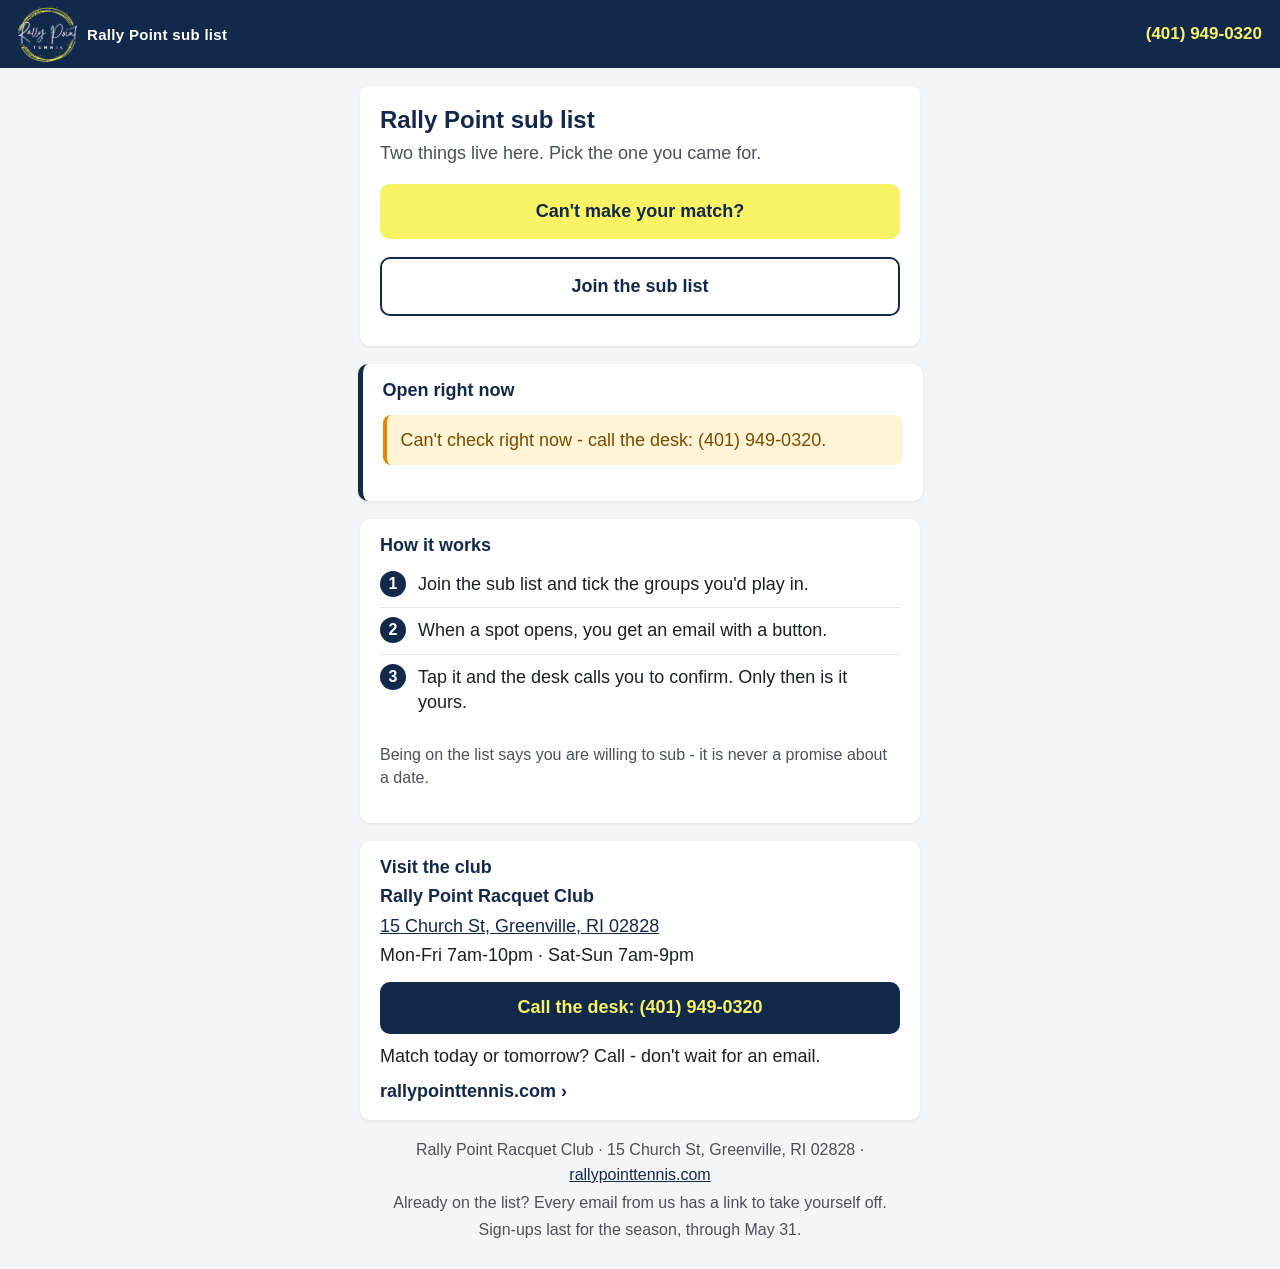
<file: index.html>
<!DOCTYPE html><html><head><meta charset="utf-8"><meta name="viewport" content="width=device-width, initial-scale=1"><title>Rally Point sub list</title><link rel="stylesheet" href="style.css"></head><body class="m"><div class="band"><a class="home" href="./"><img alt="Rally Point Racquet Club - home" class="ringnavy" src="ring-navy.png"><div class="club">Rally Point sub list</div></a><a class="bphone" href="tel:4019490320">(401) 949-0320</a></div><div class="card"><h1>Rally Point sub list</h1><p class="lead">Two things live here. Pick the one you came for.</p><a class="act" href="request.html">Can't make your match?</a><a class="second" href="signup.html">Join the sub list</a></div><div class="card sec opennow" id="opennow"><h2>Open right now</h2><p class="sline" id="ocount">Still asking the club's list...</p><div id="olist"></div><p class="fine" id="onlist" hidden>On the list? Watch your email - the button is in it. Not on it yet? Join above.</p></div><div class="card sec"><h2>How it works</h2><ol class="steps"><li>Join the sub list and tick the groups you'd play in.</li><li>When a spot opens, you get an email with a button.</li><li>Tap it and the desk calls you to confirm. Only then is it yours.</li></ol><p class="fine">Being on the list says you are willing to sub - it is never a promise about a date.</p></div><div class="card sec visit"><h2>Visit the club</h2><p class="vname">Rally Point Racquet Club</p><p><a href="https://www.google.com/maps/search/?api=1&amp;query=15%20Church%20St%2C%20Greenville%2C%20RI%2002828" target="_blank" rel="noopener">15 Church St, Greenville, RI 02828</a></p><p>Mon-Fri 7am-10pm · Sat-Sun 7am-9pm</p><a class="telbox" href="tel:4019490320">Call the desk: (401) 949-0320</a><p class="callnote">Match today or tomorrow? Call - don't wait for an email.</p><a class="site" href="https://www.rallypointtennis.com" target="_blank" rel="noopener">rallypointtennis.com ›</a></div><div class="foot"><div class="fclub">Rally Point Racquet Club · 15 Church St, Greenville, RI 02828 · <a href="https://www.rallypointtennis.com" target="_top" rel="noopener">rallypointtennis.com</a></div><div>Already on the list? Every email from us has a link to take yourself off.</div><div>Sign-ups last for the season, through May 31.</div></div><script>var DOOR="https://script.google.com/macros/s/AKfycbzzBlXj4Hk6V8oSJG2BAK8Vd2KqQnewhM2UHeZfyBNEjQkDcgzYHXYBDn3pQLAAO78b/exec";var rpN=0,rpUnsure=false;var PHONE="(401) 949-0320",PHTEL="4019490320";function rpEsc(x){return String(x==null?"":x).replace(/&/g,"&amp;").replace(/</g,"&lt;").replace(/>/g,"&gt;").replace(/"/g,"&quot;");}function rpPhoneWords(){return PHONE?" on "+PHONE:"";}var rpQuiet=false;function rpLoud(){var g=document.getElementById("go");return !(rpQuiet||document.getElementById("callsecond")||(g&&!g.hidden));}function rpTel(el){if(!el)return;el.innerHTML=PHONE?"<a class=\""+(rpLoud()?"telbox":"second")+"\" href=\"tel:"+rpEsc(PHTEL)+"\">Call the desk: "+rpEsc(PHONE)+"</a>":"";}function rpQ(p){var s="";for(var k in p){if(p[k]===undefined||p[k]===null)continue;s+=(s?"&":"")+encodeURIComponent(k)+"="+encodeURIComponent(p[k]);}return s;}var RP_READS={groups:1,match:1,staff:1,offlook:1,open:1};function rpCall(p,done,slow){if(!DOOR){done({ok:false,error:"This page has no club address to ask. Tell the front desk"+rpPhoneWords()+"."});return;}var url=DOOR+"?"+rpQ(p),read=RP_READS.hasOwnProperty(p.api),lost=read?"Could not reach the club's list. Please call the desk"+rpPhoneWords()+".":"We could not confirm it arrived. Please call the desk to check"+rpPhoneWords()+".";function ask(again){var finished=false,t8=read&&slow?setTimeout(slow,8000):0;function fin(d,gone){if(finished)return;finished=true;clearTimeout(t8);clearTimeout(t30);if(gone&&read&&again){ask(false);return;}if(gone)d={ok:false,unsure:!read,error:lost,message:lost};rpUnsure=!!(d&&d.unsure);try{done(d);}finally{rpUnsure=false;}}var t30=setTimeout(function(){fin(null,true);},30000);fetch(url,{redirect:"follow"}).then(function(r){return r.json();}).then(function(d){fin(d);}).catch(function(e){if(finished)return;if(!read){fin(null,true);return;}var cb="rpCb"+(++rpN);var s=document.createElement("script");window[cb]=function(d){fin(d);};s.src=url+"&callback="+cb+"&t="+Date.now();s.onerror=function(){fin(null,true);};document.body.appendChild(s);});}ask(true);}function rpSay(el,cls,msg){if(cls==="bad"&&rpUnsure)cls="attention";el.className="say "+cls;el.textContent=msg;}function rpDown(out,tel,d,again){rpSay(out,(d&&d.state==="attention")?"attention":"bad",(d&&(d.error||d.message))||"Could not reach the club's list. Please call the desk"+rpPhoneWords()+".");rpQuiet=!!again;rpTel(tel);rpQuiet=false;var rpCs=document.getElementById("callsecond");if(rpCs&&rpCs.style&&tel.innerHTML)rpCs.style.display="none";if(again){var w=document.createElement("div"),b=document.createElement("button");w.className="btns";b.type="button";b.textContent="Try again";b.onclick=function(){rpSay(out,"","");tel.innerHTML="";if(rpCs&&rpCs.style)rpCs.style.display="";again();};w.appendChild(b);out.appendChild(w);}}function rpParam(n){var m=new RegExp("[?&]"+n+"=([^&]*)").exec(location.search);return m?decodeURIComponent(m[1].replace(/\+/g," ")):"";}function rpKey(){var m=/^#(?:.*&)?key=([^&]*)/.exec(location.hash||"");return m?decodeURIComponent(m[1]):rpParam("key");}function rpNotDesk(d){var c=document.getElementById("card");if(!c)return;c.innerHTML="<h1>Not authorized</h1><div class=\"bad\">"+rpEsc((d&&d.message)||"Not authorized. This page is for the front desk.")+"</div>";}var oc=document.getElementById("ocount"),ol=document.getElementById("olist"),on=document.getElementById("onlist");function odown(){rpSay(oc,"attention","Can't check right now - call the desk: (401) 949-0320.");ol.innerHTML="";on.hidden=true;}function oshow(d){if(!d||!d.ok){odown();return;}var a=d.open||[];oc.className="sline";if(!a.length){oc.textContent="Nothing open right now. When a match needs a sub it shows here, and everyone on the list for that group gets an email.";ol.innerHTML="";on.hidden=true;return;}oc.textContent=a.length===1?"1 match needs a sub":a.length+" matches need a sub";var h="";for(var i=0;i<a.length;i++)h+="<div class=\"orow\"><b>"+rpEsc(a[i].group)+"</b> · "+rpEsc(a[i].when)+"</div>";ol.innerHTML=h;on.hidden=false;}rpCall({api:"open"},oshow,odown);</script></body></html>
</file>
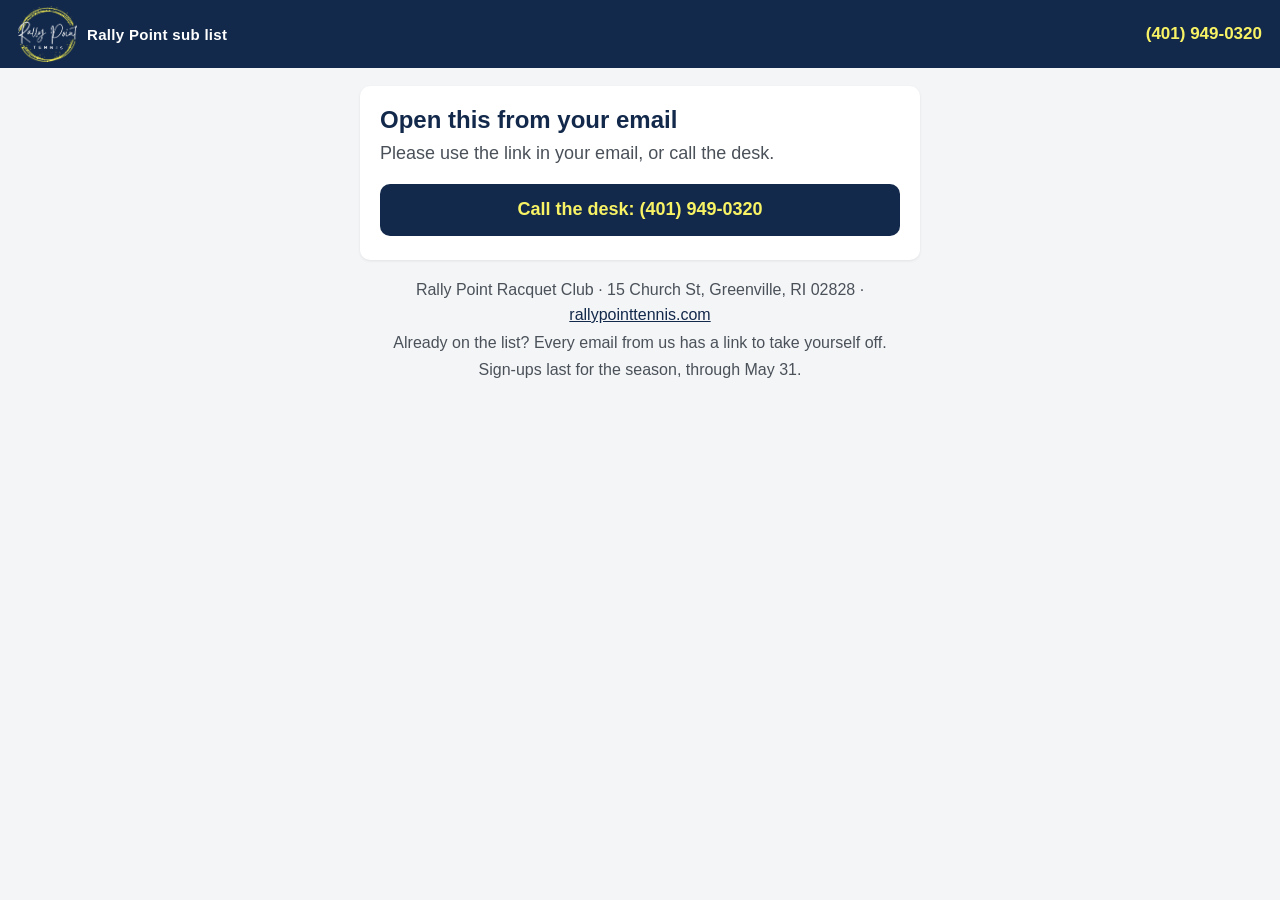
<file: claim.html>
<!DOCTYPE html><html><head><meta charset="utf-8"><meta name="viewport" content="width=device-width, initial-scale=1"><title>A spot has opened</title><link rel="stylesheet" href="style.css"><meta name="referrer" content="no-referrer"><meta name="robots" content="noindex"></head><body class="m"><div class="band"><a class="home" href="./"><img alt="Rally Point Racquet Club - home" class="ringnavy" src="ring-navy.png"><div class="club">Rally Point sub list</div></a><a class="bphone" href="tel:4019490320">(401) 949-0320</a></div><div class="card" id="card"><h1 id="head">A spot has opened</h1><p class="lead" id="lead">Getting the match&#8230;</p><div id="match"></div><button class="act" id="go" hidden>I will take it</button><button class="act alt" id="wd" hidden>I can't make it after all</button><div class="say" id="out"></div><div id="tel"></div><div class="fine" id="fine" hidden>There is no charge to sub. Tapping puts you in line. It is a yes on this date - the desk still calls to confirm, and nothing is final until they do.</div></div><div class="foot"><div class="fclub">Rally Point Racquet Club · 15 Church St, Greenville, RI 02828 · <a href="https://www.rallypointtennis.com" target="_top" rel="noopener">rallypointtennis.com</a></div><div>Already on the list? Every email from us has a link to take yourself off.</div><div>Sign-ups last for the season, through May 31.</div></div><script>var DOOR="https://script.google.com/macros/s/AKfycbzzBlXj4Hk6V8oSJG2BAK8Vd2KqQnewhM2UHeZfyBNEjQkDcgzYHXYBDn3pQLAAO78b/exec";var rpN=0,rpUnsure=false;var PHONE="(401) 949-0320",PHTEL="4019490320";function rpEsc(x){return String(x==null?"":x).replace(/&/g,"&amp;").replace(/</g,"&lt;").replace(/>/g,"&gt;").replace(/"/g,"&quot;");}function rpPhoneWords(){return PHONE?" on "+PHONE:"";}var rpQuiet=false;function rpLoud(){var g=document.getElementById("go");return !(rpQuiet||document.getElementById("callsecond")||(g&&!g.hidden));}function rpTel(el){if(!el)return;el.innerHTML=PHONE?"<a class=\""+(rpLoud()?"telbox":"second")+"\" href=\"tel:"+rpEsc(PHTEL)+"\">Call the desk: "+rpEsc(PHONE)+"</a>":"";}function rpQ(p){var s="";for(var k in p){if(p[k]===undefined||p[k]===null)continue;s+=(s?"&":"")+encodeURIComponent(k)+"="+encodeURIComponent(p[k]);}return s;}var RP_READS={groups:1,match:1,staff:1,offlook:1,open:1};function rpCall(p,done,slow){if(!DOOR){done({ok:false,error:"This page has no club address to ask. Tell the front desk"+rpPhoneWords()+"."});return;}var url=DOOR+"?"+rpQ(p),read=RP_READS.hasOwnProperty(p.api),lost=read?"Could not reach the club's list. Please call the desk"+rpPhoneWords()+".":"We could not confirm it arrived. Please call the desk to check"+rpPhoneWords()+".";function ask(again){var finished=false,t8=read&&slow?setTimeout(slow,8000):0;function fin(d,gone){if(finished)return;finished=true;clearTimeout(t8);clearTimeout(t30);if(gone&&read&&again){ask(false);return;}if(gone)d={ok:false,unsure:!read,error:lost,message:lost};rpUnsure=!!(d&&d.unsure);try{done(d);}finally{rpUnsure=false;}}var t30=setTimeout(function(){fin(null,true);},30000);fetch(url,{redirect:"follow"}).then(function(r){return r.json();}).then(function(d){fin(d);}).catch(function(e){if(finished)return;if(!read){fin(null,true);return;}var cb="rpCb"+(++rpN);var s=document.createElement("script");window[cb]=function(d){fin(d);};s.src=url+"&callback="+cb+"&t="+Date.now();s.onerror=function(){fin(null,true);};document.body.appendChild(s);});}ask(true);}function rpSay(el,cls,msg){if(cls==="bad"&&rpUnsure)cls="attention";el.className="say "+cls;el.textContent=msg;}function rpDown(out,tel,d,again){rpSay(out,(d&&d.state==="attention")?"attention":"bad",(d&&(d.error||d.message))||"Could not reach the club's list. Please call the desk"+rpPhoneWords()+".");rpQuiet=!!again;rpTel(tel);rpQuiet=false;var rpCs=document.getElementById("callsecond");if(rpCs&&rpCs.style&&tel.innerHTML)rpCs.style.display="none";if(again){var w=document.createElement("div"),b=document.createElement("button");w.className="btns";b.type="button";b.textContent="Try again";b.onclick=function(){rpSay(out,"","");tel.innerHTML="";if(rpCs&&rpCs.style)rpCs.style.display="";again();};w.appendChild(b);out.appendChild(w);}}function rpParam(n){var m=new RegExp("[?&]"+n+"=([^&]*)").exec(location.search);return m?decodeURIComponent(m[1].replace(/\+/g," ")):"";}function rpKey(){var m=/^#(?:.*&)?key=([^&]*)/.exec(location.hash||"");return m?decodeURIComponent(m[1]):rpParam("key");}function rpNotDesk(d){var c=document.getElementById("card");if(!c)return;c.innerHTML="<h1>Not authorized</h1><div class=\"bad\">"+rpEsc((d&&d.message)||"Not authorized. This page is for the front desk.")+"</div>";}var out=document.getElementById("out"),go=document.getElementById("go"),wd=document.getElementById("wd"),lead=document.getElementById("lead"),head=document.getElementById("head"),fine=document.getElementById("fine"),mt=document.getElementById("match"),tel=document.getElementById("tel");var t=rpParam("t"),s=rpParam("s");function gone(d){document.getElementById("card").innerHTML="<h1>"+rpEsc(d.title||"")+"</h1>"+"<div class=\"done\">"+rpEsc(d.message||"")+"</div>";}function offCard(d){document.getElementById("card").innerHTML="<h1>"+rpEsc(d.title||"")+"</h1>"+"<div class=\"attention\">"+rpEsc(d.message||"")+"</div><a class=\"quiet\" href=\"signup.html\">Join the sub list</a>";}function withdraw(b){b.disabled=true;var o=document.getElementById("out")||out;rpSay(o,"","Sending\u2026");rpCall({api:"withdraw",t:t,s:s},function(d){if(d&&d.past){gone(d);return;}if(d&&d.ok){land(d);}else{b.disabled=false;rpSay(o,"bad",(d&&(d.message||d.error))||"Something went wrong.");rpTel(document.getElementById("tel")||tel);}});}function land(d){var c=document.getElementById("card");c.innerHTML="<h1>"+rpEsc(d.title||"")+"</h1>"+(d.block||"")+"<div class=\""+(d.state||(d.ok?"done":"bad"))+"\">"+rpEsc(d.message||"")+"</div>"+(d.again?"<a class=\"act\" href=\""+rpEsc(location.href)+"\">Changed your mind? I will take it</a>":"<div class=\"fine\">Changed your mind? The link in your email still works \u2014 or tap below.</div>"+"<button class=\"act alt\" id=\"wd2\">I can't make it after all</button>")+"<div class=\"say\" id=\"out\"></div><div id=\"tel\"></div>";var w2=document.getElementById("wd2");if(w2)w2.addEventListener("click",function(){withdraw(w2);});rpTel(document.getElementById("tel"));}function show(d){mt.innerHTML=d.block||"";if(d.standing==="confirmed"){head.textContent="You are the sub";lead.textContent="The desk has confirmed you for this one. If you cannot make it after all, tap below and we will tell the desk.";wd.hidden=false;}else if(!d.open){if(d.standing==="first"||d.standing==="queued"){lead.textContent="";if(d.status==="Filled"){head.textContent="This one is covered";rpSay(out,"done","Thanks for saying yes — somebody else is playing. Nothing for you to do.");}else{head.textContent="Nobody was needed in the end";rpSay(out,"done","Thanks for saying yes. The desk closed this one, so nobody is subbing it.\n"+"You’re still on the sub list.");}}else{head.textContent="This one is closed";lead.textContent="It no longer needs a sub. Thanks for looking.";}}else if(d.standing==="first"||d.standing==="queued"){head.textContent="You have said yes to this one";lead.textContent="You are already in line. The desk calls before anything is final.";wd.hidden=false;}else{lead.textContent="Tap below and we put you in line - the desk calls to confirm.";go.hidden=false;fine.hidden=false;}}function dead(title,words){head.textContent=title;lead.textContent=words;rpTel(tel);}if(!t){dead("Open this from your email","Please use the link in your email, or call the desk.");}else{rpCall({api:"match",t:t,s:s},function(d){if(d&&d.past){gone(d);return;}if(d&&d.off){offCard(d);return;}if(d&&d.ok){show(d);}else{dead((d&&d.title)||"Could not get the match",(d&&(d.message||d.error))||"Please call the desk"+rpPhoneWords()+".");}});}go.addEventListener("click",function(){go.disabled=true;rpSay(out,"","Sending\u2026");rpCall({api:"claim",t:t,s:s},function(d){if(d&&d.past){gone(d);return;}if(d&&d.off){offCard(d);return;}if(d&&d.ok){land(d);}else{go.disabled=false;go.textContent="I will take it";rpSay(out,"bad",((d&&(d.message||d.error))||"Something went wrong.")+" We do not know whether your yes went through. Tapping again is safe - it never puts you in line twice.");rpTel(tel);}});});wd.addEventListener("click",function(){withdraw(wd);});</script></body></html>
</file>
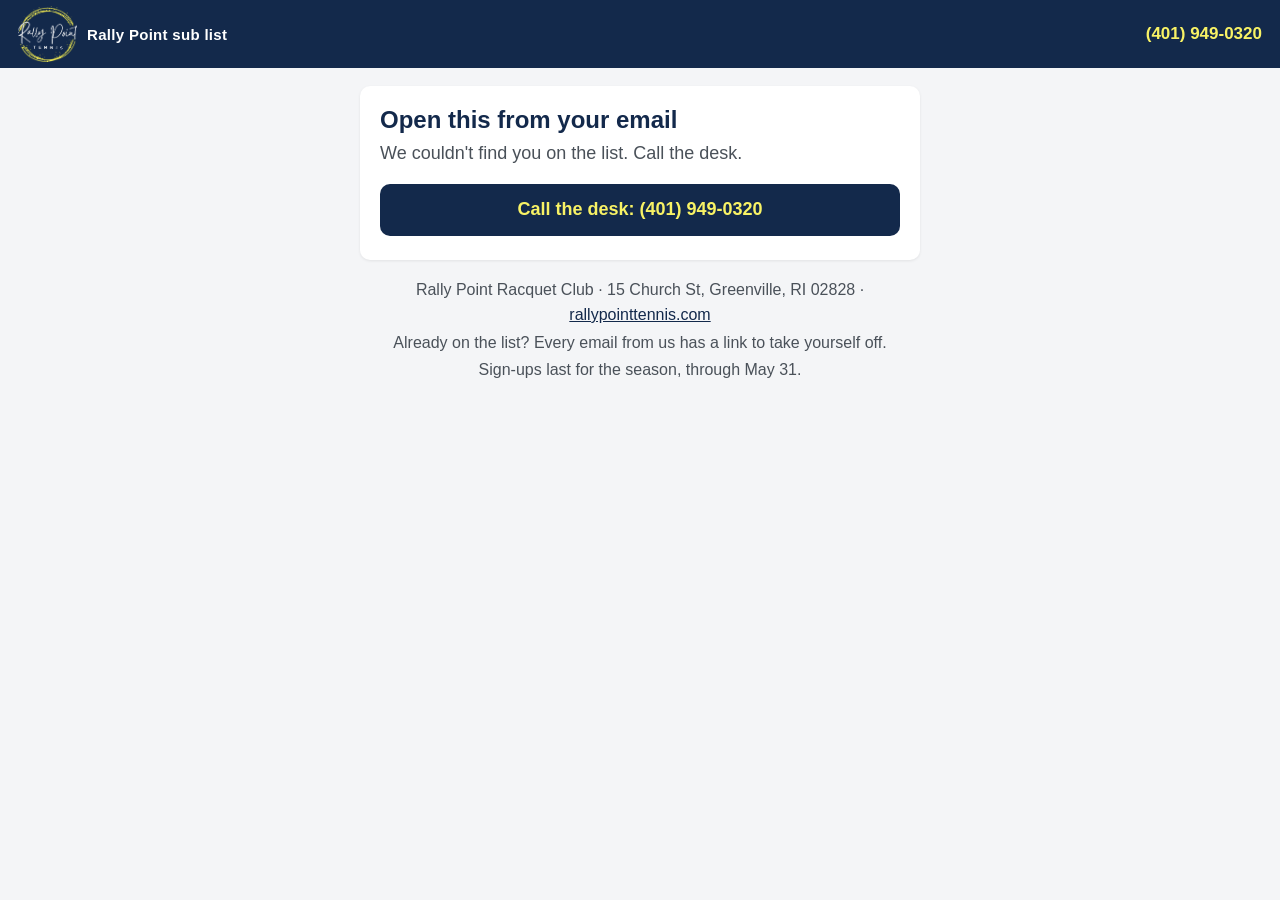
<file: off.html>
<!DOCTYPE html><html><head><meta charset="utf-8"><meta name="viewport" content="width=device-width, initial-scale=1"><title>Leave the sub list</title><link rel="stylesheet" href="style.css"><meta name="referrer" content="no-referrer"><meta name="robots" content="noindex"></head><body class="m"><div class="band"><a class="home" href="./"><img alt="Rally Point Racquet Club - home" class="ringnavy" src="ring-navy.png"><div class="club">Rally Point sub list</div></a><a class="bphone" href="tel:4019490320">(401) 949-0320</a></div><div class="card" id="card"><h1 id="head">Leave the sub list</h1><p class="lead" id="lead">Still asking the club's list...</p><button class="act" id="go" hidden>Take me off the sub list</button><div class="say" id="out"></div><div id="tel"></div></div><div class="foot"><div class="fclub">Rally Point Racquet Club · 15 Church St, Greenville, RI 02828 · <a href="https://www.rallypointtennis.com" target="_top" rel="noopener">rallypointtennis.com</a></div><div>Already on the list? Every email from us has a link to take yourself off.</div><div>Sign-ups last for the season, through May 31.</div></div><script>var DOOR="https://script.google.com/macros/s/AKfycbzzBlXj4Hk6V8oSJG2BAK8Vd2KqQnewhM2UHeZfyBNEjQkDcgzYHXYBDn3pQLAAO78b/exec";var rpN=0,rpUnsure=false;var PHONE="(401) 949-0320",PHTEL="4019490320";function rpEsc(x){return String(x==null?"":x).replace(/&/g,"&amp;").replace(/</g,"&lt;").replace(/>/g,"&gt;").replace(/"/g,"&quot;");}function rpPhoneWords(){return PHONE?" on "+PHONE:"";}var rpQuiet=false;function rpLoud(){var g=document.getElementById("go");return !(rpQuiet||document.getElementById("callsecond")||(g&&!g.hidden));}function rpTel(el){if(!el)return;el.innerHTML=PHONE?"<a class=\""+(rpLoud()?"telbox":"second")+"\" href=\"tel:"+rpEsc(PHTEL)+"\">Call the desk: "+rpEsc(PHONE)+"</a>":"";}function rpQ(p){var s="";for(var k in p){if(p[k]===undefined||p[k]===null)continue;s+=(s?"&":"")+encodeURIComponent(k)+"="+encodeURIComponent(p[k]);}return s;}var RP_READS={groups:1,match:1,staff:1,offlook:1,open:1};function rpCall(p,done,slow){if(!DOOR){done({ok:false,error:"This page has no club address to ask. Tell the front desk"+rpPhoneWords()+"."});return;}var url=DOOR+"?"+rpQ(p),read=RP_READS.hasOwnProperty(p.api),lost=read?"Could not reach the club's list. Please call the desk"+rpPhoneWords()+".":"We could not confirm it arrived. Please call the desk to check"+rpPhoneWords()+".";function ask(again){var finished=false,t8=read&&slow?setTimeout(slow,8000):0;function fin(d,gone){if(finished)return;finished=true;clearTimeout(t8);clearTimeout(t30);if(gone&&read&&again){ask(false);return;}if(gone)d={ok:false,unsure:!read,error:lost,message:lost};rpUnsure=!!(d&&d.unsure);try{done(d);}finally{rpUnsure=false;}}var t30=setTimeout(function(){fin(null,true);},30000);fetch(url,{redirect:"follow"}).then(function(r){return r.json();}).then(function(d){fin(d);}).catch(function(e){if(finished)return;if(!read){fin(null,true);return;}var cb="rpCb"+(++rpN);var s=document.createElement("script");window[cb]=function(d){fin(d);};s.src=url+"&callback="+cb+"&t="+Date.now();s.onerror=function(){fin(null,true);};document.body.appendChild(s);});}ask(true);}function rpSay(el,cls,msg){if(cls==="bad"&&rpUnsure)cls="attention";el.className="say "+cls;el.textContent=msg;}function rpDown(out,tel,d,again){rpSay(out,(d&&d.state==="attention")?"attention":"bad",(d&&(d.error||d.message))||"Could not reach the club's list. Please call the desk"+rpPhoneWords()+".");rpQuiet=!!again;rpTel(tel);rpQuiet=false;var rpCs=document.getElementById("callsecond");if(rpCs&&rpCs.style&&tel.innerHTML)rpCs.style.display="none";if(again){var w=document.createElement("div"),b=document.createElement("button");w.className="btns";b.type="button";b.textContent="Try again";b.onclick=function(){rpSay(out,"","");tel.innerHTML="";if(rpCs&&rpCs.style)rpCs.style.display="";again();};w.appendChild(b);out.appendChild(w);}}function rpParam(n){var m=new RegExp("[?&]"+n+"=([^&]*)").exec(location.search);return m?decodeURIComponent(m[1].replace(/\+/g," ")):"";}function rpKey(){var m=/^#(?:.*&)?key=([^&]*)/.exec(location.hash||"");return m?decodeURIComponent(m[1]):rpParam("key");}function rpNotDesk(d){var c=document.getElementById("card");if(!c)return;c.innerHTML="<h1>Not authorized</h1><div class=\"bad\">"+rpEsc((d&&d.message)||"Not authorized. This page is for the front desk.")+"</div>";}var head=document.getElementById("head"),lead=document.getElementById("lead"),go=document.getElementById("go"),out=document.getElementById("out"),tel=document.getElementById("tel");var m=/^#(?:.*&)?s=([^&]*)/.exec(location.hash||""),s=m?decodeURIComponent(m[1]):rpParam("s");var HEADS={done:"Done",attention:"Nothing to change",bad:"Not found"};function card(d){var st=(d&&d.state)||(d&&d.ok?"done":"bad");var c=document.getElementById("card");c.innerHTML="<h1>"+rpEsc(HEADS[st]||"")+"</h1><div class=\""+st+"\">"+rpEsc((d&&(d.message||d.error))||"")+"</div>"+(st==="bad"?"<div id=\"tel\"></div>":"<a class=\"quiet\" href=\"signup.html\">Join the sub list</a>");if(st==="bad")rpTel(document.getElementById("tel"));}if(!s){var c0=document.getElementById("card");c0.innerHTML="<h1>"+"Open this from your email"+"</h1>"+"<p class=\"lead\">"+"We couldn't find you on the list. Call the desk."+"</p><div id=\"tel\"></div>";rpTel(document.getElementById("tel"));}else{rpCall({api:"offlook",s:s},function(d){if(d&&d.ok&&!d.off){head.textContent="Take "+(d.name||"yourself")+" off the Rally Point sub list?";lead.textContent="You stop getting sub emails at once, and your email address is deleted from the list. To come back, sign up again.";go.hidden=false;}else card(d);},function(){lead.textContent="Still asking the club's list...";});}go.addEventListener("click",function(){go.disabled=true;rpSay(out,"","Sending\u2026");rpCall({api:"takeoff",s:s},function(d){if(d&&d.ok){card(d);return;}if(rpUnsure){go.disabled=false;rpSay(out,"attention",(d&&(d.message||d.error))||"");rpTel(tel);return;}if(d&&d.tooSoon){go.disabled=false;rpSay(out,"attention",d.message||"");return;}card(d);});});</script></body></html>
</file>
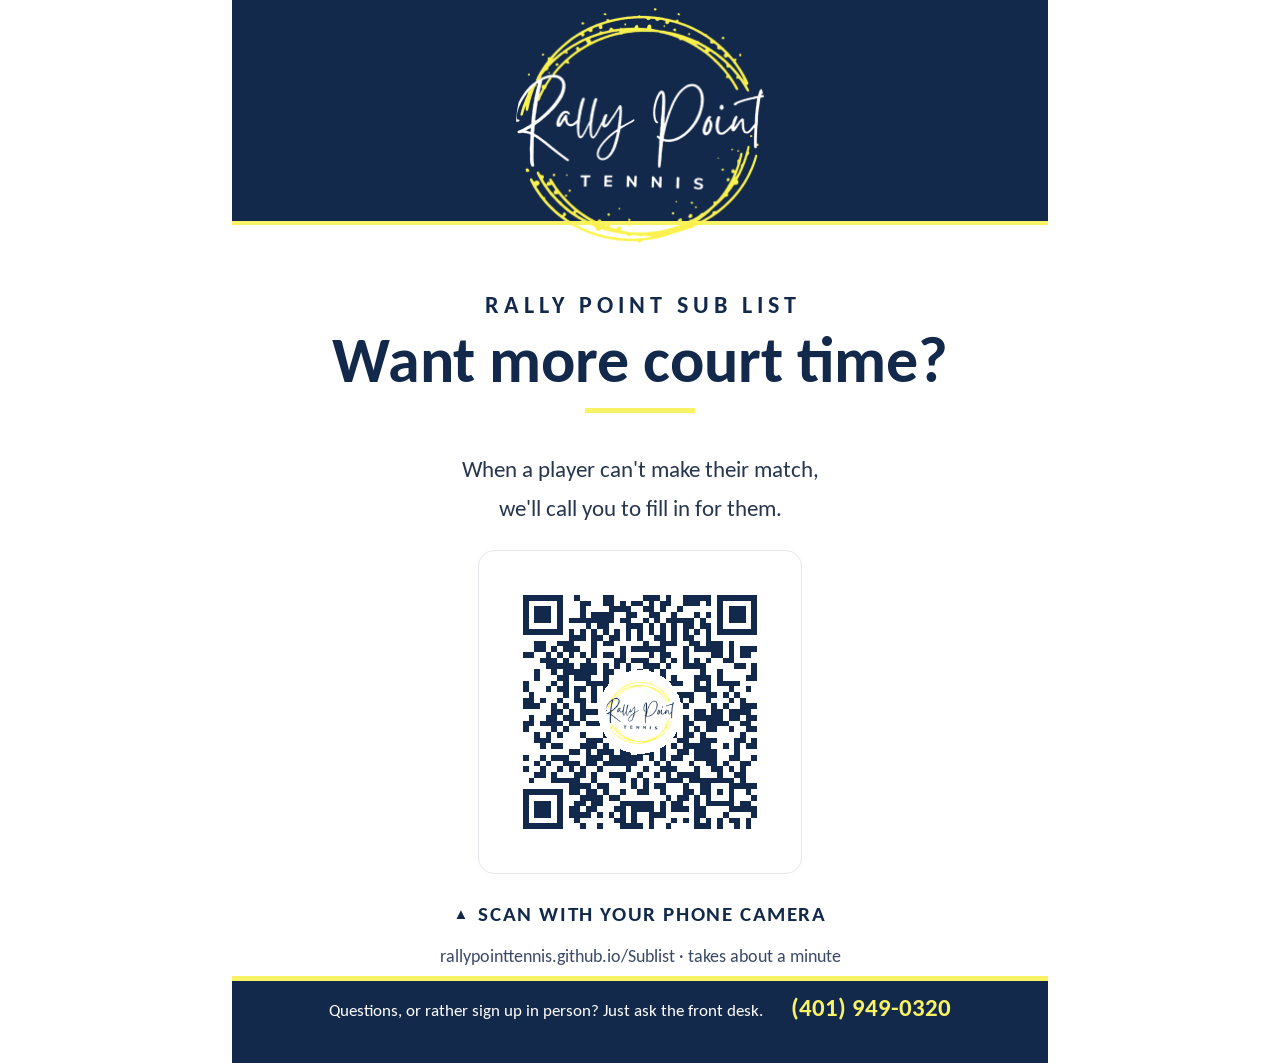
<file: poster.html>
<!DOCTYPE html><html><head><meta charset="utf-8"><meta name="viewport" content="width=device-width, initial-scale=1"><title>Rally Point sub list - poster</title><link rel="stylesheet" href="style.css"><link rel="preconnect" href="https://fonts.googleapis.com"><link rel="preconnect" href="https://fonts.gstatic.com" crossorigin><link rel="stylesheet" href="https://fonts.googleapis.com/css2?family=Carlito:wght@400;700&display=swap"><style>body{background:#FFFFFF}body{margin:0;font-family:Carlito,Calibri,Lato,Arial,sans-serif;color:#13294B}.sheet{position:relative;max-width:816px;margin:0 auto;text-align:center;background:#FFFFFF}.sheet p,.sheet h1{margin:0}.band.pband{display:block;position:relative;height:225px;padding:0;box-sizing:border-box;background:#13294B;border-bottom:4.5px solid #F8F265}.pband .home{display:block;position:absolute;left:50%;top:8px;width:248px;margin-left:-124px}.pband img{display:block;width:248px;height:auto}.sheet .pkick{margin-top:65px;padding-left:5px;font-weight:700;font-size:24px;line-height:30px;letter-spacing:5px;color:#13294B}.sheet .phead{margin-top:2px;font-weight:700;font-size:64px;line-height:76px;color:#13294B}.pbar{width:110px;height:4.5px;margin:10px auto 0;background:#F8F265}.sheet .plead{margin-top:37.5px;font-size:23.3px;line-height:39px;color:#26364F}.plead span{display:block}.pqr{box-sizing:border-box;width:324px;height:324px;margin:22px auto 0;border:1px solid #E3E6EC;border-radius:16px;background:#FFFFFF;display:flex;align-items:center;justify-content:center}.pqr svg{display:block;width:280px;height:280px}.ppill{box-sizing:border-box;width:456px;height:52px;margin:14px auto 0;background:none;color:#13294B;font-weight:700;font-size:21.3px;line-height:52px;letter-spacing:1.6px}.ppill:before{content:"\25B2";margin-right:10px;font-size:15px;letter-spacing:0;vertical-align:2px}.sheet .paddr{margin-top:5px;font-size:18px;line-height:22px;color:#3A4A66}.pfoot{margin-top:9px;background:#13294B;border-top:5px solid #F8F265;color:#FFFFFF;padding:14px 16px 40px}.fline{font-size:16.7px;line-height:25px}.pfoot a.ftel{margin-left:28px;color:#F8F265;font-weight:700;font-size:25px;text-decoration:none;white-space:nowrap}.qrwhy{max-width:30em;margin:0 auto;padding:14px 16px;background:#FFE0B2;border-left:4px solid #E08900;border-radius:10px;color:#5A3B00;font-size:15px;line-height:1.45;text-align:left}@media screen and (max-width:600px){.band.pband{height:150px}.pband .home{top:6px;width:160px;margin-left:-80px}.pband img{width:160px}.sheet .pkick{margin-top:40px;padding-left:3px;font-size:15px;line-height:22px;letter-spacing:3px}.sheet .phead{padding:0 16px;font-size:38px;line-height:46px}.sheet .plead{margin-top:22px;padding:0 16px;font-size:18px;line-height:28px}.pqr{width:300px;height:300px}.pqr svg{width:260px;height:260px}.ppill{width:auto;max-width:calc(100% - 32px);height:auto;padding:10px 18px;font-size:15px;line-height:1.3;letter-spacing:1px}.sheet .paddr{padding:0 16px;font-size:14px}.fline{font-size:15px;line-height:22px}.pfoot a.ftel{display:block;margin:6px 0 0;font-size:22px}}@media print{body{background:#FFFFFF}*{-webkit-print-color-adjust:exact;print-color-adjust:exact}.sheet{max-width:none;height:1056px;overflow:hidden}.pfoot{position:absolute;left:0;right:0;bottom:0;height:80px;box-sizing:border-box;margin:0;padding:0 16px 40px;display:flex;align-items:flex-end;justify-content:center}@page{margin:0}}</style></head><body><div class="sheet"><div class="band pband"><a class="home" href="./"><img alt="Rally Point Racquet Club - home" src="ring-navy.png"></a></div><p class="pkick">RALLY POINT SUB LIST</p><h1 class="phead">Want more court time?</h1><div class="pbar"></div><p class="plead"><span>When a player can't make their match,</span><span>we'll call you to fill in for them.</span></p><div class="pqr"><svg xmlns="http://www.w3.org/2000/svg" width="280" height="280" viewBox="0 0 49 49" shape-rendering="crispEdges" role="img" aria-label="QR code for the club sub list"><rect width="49" height="49" fill="#FFFFFF"/><path fill="#13294B" d="M4 4h1v1h-1zM5 4h1v1h-1zM6 4h1v1h-1zM7 4h1v1h-1zM8 4h1v1h-1zM9 4h1v1h-1zM10 4h1v1h-1zM13 4h1v1h-1zM18 4h1v1h-1zM19 4h1v1h-1zM25 4h1v1h-1zM26 4h1v1h-1zM27 4h1v1h-1zM29 4h1v1h-1zM32 4h1v1h-1zM33 4h1v1h-1zM34 4h1v1h-1zM35 4h1v1h-1zM36 4h1v1h-1zM38 4h1v1h-1zM39 4h1v1h-1zM40 4h1v1h-1zM41 4h1v1h-1zM42 4h1v1h-1zM43 4h1v1h-1zM44 4h1v1h-1zM4 5h1v1h-1zM10 5h1v1h-1zM14 5h1v1h-1zM15 5h1v1h-1zM18 5h1v1h-1zM19 5h1v1h-1zM21 5h1v1h-1zM23 5h1v1h-1zM24 5h1v1h-1zM26 5h1v1h-1zM28 5h1v1h-1zM29 5h1v1h-1zM32 5h1v1h-1zM33 5h1v1h-1zM34 5h1v1h-1zM36 5h1v1h-1zM38 5h1v1h-1zM44 5h1v1h-1zM4 6h1v1h-1zM6 6h1v1h-1zM7 6h1v1h-1zM8 6h1v1h-1zM10 6h1v1h-1zM14 6h1v1h-1zM19 6h1v1h-1zM20 6h1v1h-1zM21 6h1v1h-1zM22 6h1v1h-1zM25 6h1v1h-1zM26 6h1v1h-1zM28 6h1v1h-1zM31 6h1v1h-1zM38 6h1v1h-1zM40 6h1v1h-1zM41 6h1v1h-1zM42 6h1v1h-1zM44 6h1v1h-1zM4 7h1v1h-1zM6 7h1v1h-1zM7 7h1v1h-1zM8 7h1v1h-1zM10 7h1v1h-1zM14 7h1v1h-1zM16 7h1v1h-1zM17 7h1v1h-1zM18 7h1v1h-1zM19 7h1v1h-1zM22 7h1v1h-1zM23 7h1v1h-1zM26 7h1v1h-1zM27 7h1v1h-1zM30 7h1v1h-1zM34 7h1v1h-1zM36 7h1v1h-1zM38 7h1v1h-1zM40 7h1v1h-1zM41 7h1v1h-1zM42 7h1v1h-1zM44 7h1v1h-1zM4 8h1v1h-1zM6 8h1v1h-1zM7 8h1v1h-1zM8 8h1v1h-1zM10 8h1v1h-1zM12 8h1v1h-1zM13 8h1v1h-1zM14 8h1v1h-1zM15 8h1v1h-1zM16 8h1v1h-1zM17 8h1v1h-1zM18 8h1v1h-1zM19 8h1v1h-1zM21 8h1v1h-1zM22 8h1v1h-1zM25 8h1v1h-1zM27 8h1v1h-1zM29 8h1v1h-1zM30 8h1v1h-1zM31 8h1v1h-1zM32 8h1v1h-1zM33 8h1v1h-1zM35 8h1v1h-1zM38 8h1v1h-1zM40 8h1v1h-1zM41 8h1v1h-1zM42 8h1v1h-1zM44 8h1v1h-1zM4 9h1v1h-1zM10 9h1v1h-1zM15 9h1v1h-1zM17 9h1v1h-1zM18 9h1v1h-1zM22 9h1v1h-1zM23 9h1v1h-1zM24 9h1v1h-1zM26 9h1v1h-1zM28 9h1v1h-1zM30 9h1v1h-1zM32 9h1v1h-1zM33 9h1v1h-1zM35 9h1v1h-1zM36 9h1v1h-1zM38 9h1v1h-1zM44 9h1v1h-1zM4 10h1v1h-1zM5 10h1v1h-1zM6 10h1v1h-1zM7 10h1v1h-1zM8 10h1v1h-1zM9 10h1v1h-1zM10 10h1v1h-1zM12 10h1v1h-1zM14 10h1v1h-1zM16 10h1v1h-1zM18 10h1v1h-1zM20 10h1v1h-1zM22 10h1v1h-1zM24 10h1v1h-1zM26 10h1v1h-1zM28 10h1v1h-1zM30 10h1v1h-1zM32 10h1v1h-1zM34 10h1v1h-1zM36 10h1v1h-1zM38 10h1v1h-1zM39 10h1v1h-1zM40 10h1v1h-1zM41 10h1v1h-1zM42 10h1v1h-1zM43 10h1v1h-1zM44 10h1v1h-1zM12 11h1v1h-1zM13 11h1v1h-1zM14 11h1v1h-1zM16 11h1v1h-1zM17 11h1v1h-1zM19 11h1v1h-1zM20 11h1v1h-1zM22 11h1v1h-1zM24 11h1v1h-1zM27 11h1v1h-1zM28 11h1v1h-1zM30 11h1v1h-1zM32 11h1v1h-1zM33 11h1v1h-1zM36 11h1v1h-1zM6 12h1v1h-1zM7 12h1v1h-1zM10 12h1v1h-1zM11 12h1v1h-1zM12 12h1v1h-1zM16 12h1v1h-1zM18 12h1v1h-1zM19 12h1v1h-1zM25 12h1v1h-1zM28 12h1v1h-1zM29 12h1v1h-1zM30 12h1v1h-1zM33 12h1v1h-1zM34 12h1v1h-1zM36 12h1v1h-1zM37 12h1v1h-1zM38 12h1v1h-1zM40 12h1v1h-1zM6 13h1v1h-1zM7 13h1v1h-1zM9 13h1v1h-1zM11 13h1v1h-1zM12 13h1v1h-1zM13 13h1v1h-1zM16 13h1v1h-1zM21 13h1v1h-1zM23 13h1v1h-1zM24 13h1v1h-1zM25 13h1v1h-1zM26 13h1v1h-1zM27 13h1v1h-1zM28 13h1v1h-1zM32 13h1v1h-1zM34 13h1v1h-1zM35 13h1v1h-1zM36 13h1v1h-1zM37 13h1v1h-1zM38 13h1v1h-1zM40 13h1v1h-1zM42 13h1v1h-1zM43 13h1v1h-1zM44 13h1v1h-1zM4 14h1v1h-1zM5 14h1v1h-1zM8 14h1v1h-1zM10 14h1v1h-1zM12 14h1v1h-1zM14 14h1v1h-1zM16 14h1v1h-1zM18 14h1v1h-1zM19 14h1v1h-1zM21 14h1v1h-1zM26 14h1v1h-1zM28 14h1v1h-1zM29 14h1v1h-1zM32 14h1v1h-1zM37 14h1v1h-1zM38 14h1v1h-1zM40 14h1v1h-1zM42 14h1v1h-1zM43 14h1v1h-1zM7 15h1v1h-1zM8 15h1v1h-1zM9 15h1v1h-1zM11 15h1v1h-1zM15 15h1v1h-1zM20 15h1v1h-1zM21 15h1v1h-1zM23 15h1v1h-1zM24 15h1v1h-1zM25 15h1v1h-1zM28 15h1v1h-1zM30 15h1v1h-1zM32 15h1v1h-1zM34 15h1v1h-1zM36 15h1v1h-1zM39 15h1v1h-1zM40 15h1v1h-1zM8 16h1v1h-1zM9 16h1v1h-1zM10 16h1v1h-1zM11 16h1v1h-1zM12 16h1v1h-1zM14 16h1v1h-1zM15 16h1v1h-1zM16 16h1v1h-1zM18 16h1v1h-1zM20 16h1v1h-1zM22 16h1v1h-1zM25 16h1v1h-1zM26 16h1v1h-1zM27 16h1v1h-1zM29 16h1v1h-1zM32 16h1v1h-1zM33 16h1v1h-1zM34 16h1v1h-1zM35 16h1v1h-1zM41 16h1v1h-1zM42 16h1v1h-1zM44 16h1v1h-1zM6 17h1v1h-1zM9 17h1v1h-1zM11 17h1v1h-1zM12 17h1v1h-1zM13 17h1v1h-1zM14 17h1v1h-1zM15 17h1v1h-1zM16 17h1v1h-1zM18 17h1v1h-1zM19 17h1v1h-1zM22 17h1v1h-1zM24 17h1v1h-1zM26 17h1v1h-1zM28 17h1v1h-1zM35 17h1v1h-1zM38 17h1v1h-1zM44 17h1v1h-1zM6 18h1v1h-1zM10 18h1v1h-1zM11 18h1v1h-1zM13 18h1v1h-1zM14 18h1v1h-1zM15 18h1v1h-1zM18 18h1v1h-1zM24 18h1v1h-1zM28 18h1v1h-1zM30 18h1v1h-1zM34 18h1v1h-1zM35 18h1v1h-1zM36 18h1v1h-1zM38 18h1v1h-1zM43 18h1v1h-1zM44 18h1v1h-1zM4 19h1v1h-1zM9 19h1v1h-1zM11 19h1v1h-1zM15 19h1v1h-1zM16 19h1v1h-1zM17 19h1v1h-1zM18 19h1v1h-1zM21 19h1v1h-1zM26 19h1v1h-1zM29 19h1v1h-1zM30 19h1v1h-1zM31 19h1v1h-1zM34 19h1v1h-1zM36 19h1v1h-1zM38 19h1v1h-1zM39 19h1v1h-1zM40 19h1v1h-1zM41 19h1v1h-1zM4 20h1v1h-1zM8 20h1v1h-1zM10 20h1v1h-1zM11 20h1v1h-1zM13 20h1v1h-1zM14 20h1v1h-1zM16 20h1v1h-1zM18 20h1v1h-1zM20 20h1v1h-1zM21 20h1v1h-1zM25 20h1v1h-1zM28 20h1v1h-1zM34 20h1v1h-1zM35 20h1v1h-1zM36 20h1v1h-1zM40 20h1v1h-1zM43 20h1v1h-1zM5 21h1v1h-1zM11 21h1v1h-1zM13 21h1v1h-1zM16 21h1v1h-1zM19 21h1v1h-1zM20 21h1v1h-1zM22 21h1v1h-1zM23 21h1v1h-1zM25 21h1v1h-1zM30 21h1v1h-1zM31 21h1v1h-1zM32 21h1v1h-1zM33 21h1v1h-1zM36 21h1v1h-1zM37 21h1v1h-1zM39 21h1v1h-1zM41 21h1v1h-1zM4 22h1v1h-1zM5 22h1v1h-1zM7 22h1v1h-1zM10 22h1v1h-1zM13 22h1v1h-1zM14 22h1v1h-1zM16 22h1v1h-1zM18 22h1v1h-1zM20 22h1v1h-1zM22 22h1v1h-1zM23 22h1v1h-1zM24 22h1v1h-1zM25 22h1v1h-1zM27 22h1v1h-1zM28 22h1v1h-1zM31 22h1v1h-1zM33 22h1v1h-1zM36 22h1v1h-1zM40 22h1v1h-1zM42 22h1v1h-1zM4 23h1v1h-1zM5 23h1v1h-1zM6 23h1v1h-1zM9 23h1v1h-1zM11 23h1v1h-1zM14 23h1v1h-1zM19 23h1v1h-1zM22 23h1v1h-1zM23 23h1v1h-1zM26 23h1v1h-1zM27 23h1v1h-1zM30 23h1v1h-1zM32 23h1v1h-1zM37 23h1v1h-1zM39 23h1v1h-1zM42 23h1v1h-1zM43 23h1v1h-1zM44 23h1v1h-1zM9 24h1v1h-1zM10 24h1v1h-1zM12 24h1v1h-1zM14 24h1v1h-1zM15 24h1v1h-1zM16 24h1v1h-1zM17 24h1v1h-1zM18 24h1v1h-1zM19 24h1v1h-1zM22 24h1v1h-1zM24 24h1v1h-1zM25 24h1v1h-1zM26 24h1v1h-1zM27 24h1v1h-1zM28 24h1v1h-1zM29 24h1v1h-1zM30 24h1v1h-1zM34 24h1v1h-1zM35 24h1v1h-1zM37 24h1v1h-1zM38 24h1v1h-1zM40 24h1v1h-1zM41 24h1v1h-1zM42 24h1v1h-1zM43 24h1v1h-1zM5 25h1v1h-1zM8 25h1v1h-1zM9 25h1v1h-1zM11 25h1v1h-1zM12 25h1v1h-1zM14 25h1v1h-1zM18 25h1v1h-1zM20 25h1v1h-1zM22 25h1v1h-1zM23 25h1v1h-1zM25 25h1v1h-1zM28 25h1v1h-1zM29 25h1v1h-1zM30 25h1v1h-1zM32 25h1v1h-1zM34 25h1v1h-1zM35 25h1v1h-1zM36 25h1v1h-1zM37 25h1v1h-1zM38 25h1v1h-1zM40 25h1v1h-1zM41 25h1v1h-1zM43 25h1v1h-1zM44 25h1v1h-1zM4 26h1v1h-1zM5 26h1v1h-1zM7 26h1v1h-1zM8 26h1v1h-1zM9 26h1v1h-1zM10 26h1v1h-1zM12 26h1v1h-1zM13 26h1v1h-1zM15 26h1v1h-1zM16 26h1v1h-1zM17 26h1v1h-1zM18 26h1v1h-1zM19 26h1v1h-1zM20 26h1v1h-1zM21 26h1v1h-1zM22 26h1v1h-1zM25 26h1v1h-1zM32 26h1v1h-1zM33 26h1v1h-1zM36 26h1v1h-1zM37 26h1v1h-1zM38 26h1v1h-1zM39 26h1v1h-1zM42 26h1v1h-1zM43 26h1v1h-1zM4 27h1v1h-1zM9 27h1v1h-1zM11 27h1v1h-1zM18 27h1v1h-1zM19 27h1v1h-1zM20 27h1v1h-1zM24 27h1v1h-1zM27 27h1v1h-1zM28 27h1v1h-1zM30 27h1v1h-1zM32 27h1v1h-1zM34 27h1v1h-1zM36 27h1v1h-1zM37 27h1v1h-1zM40 27h1v1h-1zM43 27h1v1h-1zM44 27h1v1h-1zM6 28h1v1h-1zM8 28h1v1h-1zM10 28h1v1h-1zM14 28h1v1h-1zM18 28h1v1h-1zM19 28h1v1h-1zM25 28h1v1h-1zM26 28h1v1h-1zM29 28h1v1h-1zM30 28h1v1h-1zM32 28h1v1h-1zM33 28h1v1h-1zM35 28h1v1h-1zM42 28h1v1h-1zM6 29h1v1h-1zM7 29h1v1h-1zM8 29h1v1h-1zM15 29h1v1h-1zM16 29h1v1h-1zM17 29h1v1h-1zM22 29h1v1h-1zM25 29h1v1h-1zM26 29h1v1h-1zM31 29h1v1h-1zM32 29h1v1h-1zM35 29h1v1h-1zM36 29h1v1h-1zM37 29h1v1h-1zM41 29h1v1h-1zM42 29h1v1h-1zM44 29h1v1h-1zM7 30h1v1h-1zM9 30h1v1h-1zM10 30h1v1h-1zM14 30h1v1h-1zM15 30h1v1h-1zM16 30h1v1h-1zM18 30h1v1h-1zM22 30h1v1h-1zM23 30h1v1h-1zM24 30h1v1h-1zM26 30h1v1h-1zM27 30h1v1h-1zM28 30h1v1h-1zM30 30h1v1h-1zM32 30h1v1h-1zM33 30h1v1h-1zM34 30h1v1h-1zM35 30h1v1h-1zM36 30h1v1h-1zM39 30h1v1h-1zM41 30h1v1h-1zM43 30h1v1h-1zM44 30h1v1h-1zM12 31h1v1h-1zM13 31h1v1h-1zM15 31h1v1h-1zM17 31h1v1h-1zM18 31h1v1h-1zM19 31h1v1h-1zM21 31h1v1h-1zM22 31h1v1h-1zM24 31h1v1h-1zM25 31h1v1h-1zM26 31h1v1h-1zM28 31h1v1h-1zM31 31h1v1h-1zM32 31h1v1h-1zM34 31h1v1h-1zM35 31h1v1h-1zM36 31h1v1h-1zM37 31h1v1h-1zM41 31h1v1h-1zM4 32h1v1h-1zM7 32h1v1h-1zM9 32h1v1h-1zM10 32h1v1h-1zM11 32h1v1h-1zM15 32h1v1h-1zM16 32h1v1h-1zM17 32h1v1h-1zM19 32h1v1h-1zM20 32h1v1h-1zM21 32h1v1h-1zM22 32h1v1h-1zM23 32h1v1h-1zM24 32h1v1h-1zM26 32h1v1h-1zM28 32h1v1h-1zM30 32h1v1h-1zM31 32h1v1h-1zM34 32h1v1h-1zM35 32h1v1h-1zM36 32h1v1h-1zM37 32h1v1h-1zM40 32h1v1h-1zM41 32h1v1h-1zM44 32h1v1h-1zM6 33h1v1h-1zM8 33h1v1h-1zM11 33h1v1h-1zM12 33h1v1h-1zM13 33h1v1h-1zM15 33h1v1h-1zM16 33h1v1h-1zM18 33h1v1h-1zM19 33h1v1h-1zM20 33h1v1h-1zM21 33h1v1h-1zM22 33h1v1h-1zM23 33h1v1h-1zM27 33h1v1h-1zM29 33h1v1h-1zM33 33h1v1h-1zM36 33h1v1h-1zM37 33h1v1h-1zM39 33h1v1h-1zM42 33h1v1h-1zM43 33h1v1h-1zM4 34h1v1h-1zM7 34h1v1h-1zM10 34h1v1h-1zM12 34h1v1h-1zM14 34h1v1h-1zM17 34h1v1h-1zM22 34h1v1h-1zM25 34h1v1h-1zM28 34h1v1h-1zM29 34h1v1h-1zM30 34h1v1h-1zM34 34h1v1h-1zM37 34h1v1h-1zM38 34h1v1h-1zM40 34h1v1h-1zM42 34h1v1h-1zM6 35h1v1h-1zM7 35h1v1h-1zM9 35h1v1h-1zM13 35h1v1h-1zM14 35h1v1h-1zM16 35h1v1h-1zM19 35h1v1h-1zM20 35h1v1h-1zM21 35h1v1h-1zM24 35h1v1h-1zM27 35h1v1h-1zM29 35h1v1h-1zM31 35h1v1h-1zM32 35h1v1h-1zM33 35h1v1h-1zM34 35h1v1h-1zM38 35h1v1h-1zM41 35h1v1h-1zM42 35h1v1h-1zM5 36h1v1h-1zM9 36h1v1h-1zM10 36h1v1h-1zM11 36h1v1h-1zM12 36h1v1h-1zM13 36h1v1h-1zM16 36h1v1h-1zM21 36h1v1h-1zM23 36h1v1h-1zM25 36h1v1h-1zM29 36h1v1h-1zM30 36h1v1h-1zM31 36h1v1h-1zM33 36h1v1h-1zM34 36h1v1h-1zM35 36h1v1h-1zM36 36h1v1h-1zM37 36h1v1h-1zM38 36h1v1h-1zM39 36h1v1h-1zM40 36h1v1h-1zM42 36h1v1h-1zM12 37h1v1h-1zM13 37h1v1h-1zM14 37h1v1h-1zM15 37h1v1h-1zM17 37h1v1h-1zM18 37h1v1h-1zM23 37h1v1h-1zM25 37h1v1h-1zM27 37h1v1h-1zM28 37h1v1h-1zM32 37h1v1h-1zM35 37h1v1h-1zM36 37h1v1h-1zM40 37h1v1h-1zM41 37h1v1h-1zM42 37h1v1h-1zM43 37h1v1h-1zM44 37h1v1h-1zM4 38h1v1h-1zM5 38h1v1h-1zM6 38h1v1h-1zM7 38h1v1h-1zM8 38h1v1h-1zM9 38h1v1h-1zM10 38h1v1h-1zM12 38h1v1h-1zM13 38h1v1h-1zM15 38h1v1h-1zM16 38h1v1h-1zM18 38h1v1h-1zM21 38h1v1h-1zM24 38h1v1h-1zM25 38h1v1h-1zM28 38h1v1h-1zM32 38h1v1h-1zM33 38h1v1h-1zM35 38h1v1h-1zM36 38h1v1h-1zM38 38h1v1h-1zM40 38h1v1h-1zM43 38h1v1h-1zM4 39h1v1h-1zM10 39h1v1h-1zM14 39h1v1h-1zM15 39h1v1h-1zM16 39h1v1h-1zM17 39h1v1h-1zM19 39h1v1h-1zM20 39h1v1h-1zM29 39h1v1h-1zM31 39h1v1h-1zM32 39h1v1h-1zM34 39h1v1h-1zM36 39h1v1h-1zM40 39h1v1h-1zM44 39h1v1h-1zM4 40h1v1h-1zM6 40h1v1h-1zM7 40h1v1h-1zM8 40h1v1h-1zM10 40h1v1h-1zM13 40h1v1h-1zM14 40h1v1h-1zM16 40h1v1h-1zM17 40h1v1h-1zM21 40h1v1h-1zM22 40h1v1h-1zM23 40h1v1h-1zM24 40h1v1h-1zM25 40h1v1h-1zM26 40h1v1h-1zM28 40h1v1h-1zM30 40h1v1h-1zM31 40h1v1h-1zM34 40h1v1h-1zM36 40h1v1h-1zM37 40h1v1h-1zM38 40h1v1h-1zM39 40h1v1h-1zM40 40h1v1h-1zM42 40h1v1h-1zM43 40h1v1h-1zM4 41h1v1h-1zM6 41h1v1h-1zM7 41h1v1h-1zM8 41h1v1h-1zM10 41h1v1h-1zM12 41h1v1h-1zM13 41h1v1h-1zM15 41h1v1h-1zM16 41h1v1h-1zM20 41h1v1h-1zM21 41h1v1h-1zM23 41h1v1h-1zM24 41h1v1h-1zM25 41h1v1h-1zM26 41h1v1h-1zM28 41h1v1h-1zM30 41h1v1h-1zM31 41h1v1h-1zM32 41h1v1h-1zM34 41h1v1h-1zM35 41h1v1h-1zM40 41h1v1h-1zM41 41h1v1h-1zM42 41h1v1h-1zM43 41h1v1h-1zM44 41h1v1h-1zM4 42h1v1h-1zM6 42h1v1h-1zM7 42h1v1h-1zM8 42h1v1h-1zM10 42h1v1h-1zM12 42h1v1h-1zM13 42h1v1h-1zM14 42h1v1h-1zM15 42h1v1h-1zM17 42h1v1h-1zM19 42h1v1h-1zM21 42h1v1h-1zM23 42h1v1h-1zM26 42h1v1h-1zM27 42h1v1h-1zM28 42h1v1h-1zM34 42h1v1h-1zM35 42h1v1h-1zM39 42h1v1h-1zM44 42h1v1h-1zM4 43h1v1h-1zM10 43h1v1h-1zM13 43h1v1h-1zM20 43h1v1h-1zM21 43h1v1h-1zM23 43h1v1h-1zM26 43h1v1h-1zM30 43h1v1h-1zM32 43h1v1h-1zM34 43h1v1h-1zM36 43h1v1h-1zM38 43h1v1h-1zM40 43h1v1h-1zM41 43h1v1h-1zM43 43h1v1h-1zM4 44h1v1h-1zM5 44h1v1h-1zM6 44h1v1h-1zM7 44h1v1h-1zM8 44h1v1h-1zM9 44h1v1h-1zM10 44h1v1h-1zM14 44h1v1h-1zM17 44h1v1h-1zM21 44h1v1h-1zM22 44h1v1h-1zM23 44h1v1h-1zM24 44h1v1h-1zM26 44h1v1h-1zM29 44h1v1h-1zM34 44h1v1h-1zM35 44h1v1h-1zM36 44h1v1h-1zM38 44h1v1h-1zM41 44h1v1h-1zM43 44h1v1h-1z"/><circle class="qrmark" cx="24.5" cy="24.5" r="7.35" fill="#FFFFFF"/><image href="ring.png" x="18.547" y="18.874" width="11.907" height="11.252"/></svg></div><div class="ppill">SCAN WITH YOUR PHONE CAMERA</div><p class="paddr">rallypointtennis.github.io/Sublist · takes about a minute</p><div class="pfoot"><div class="fline"><span class="fsay">Questions, or rather sign up in person? Just ask the front desk.</span><a class="ftel" href="tel:4019490320">(401) 949-0320</a></div></div></div></body></html>
</file>
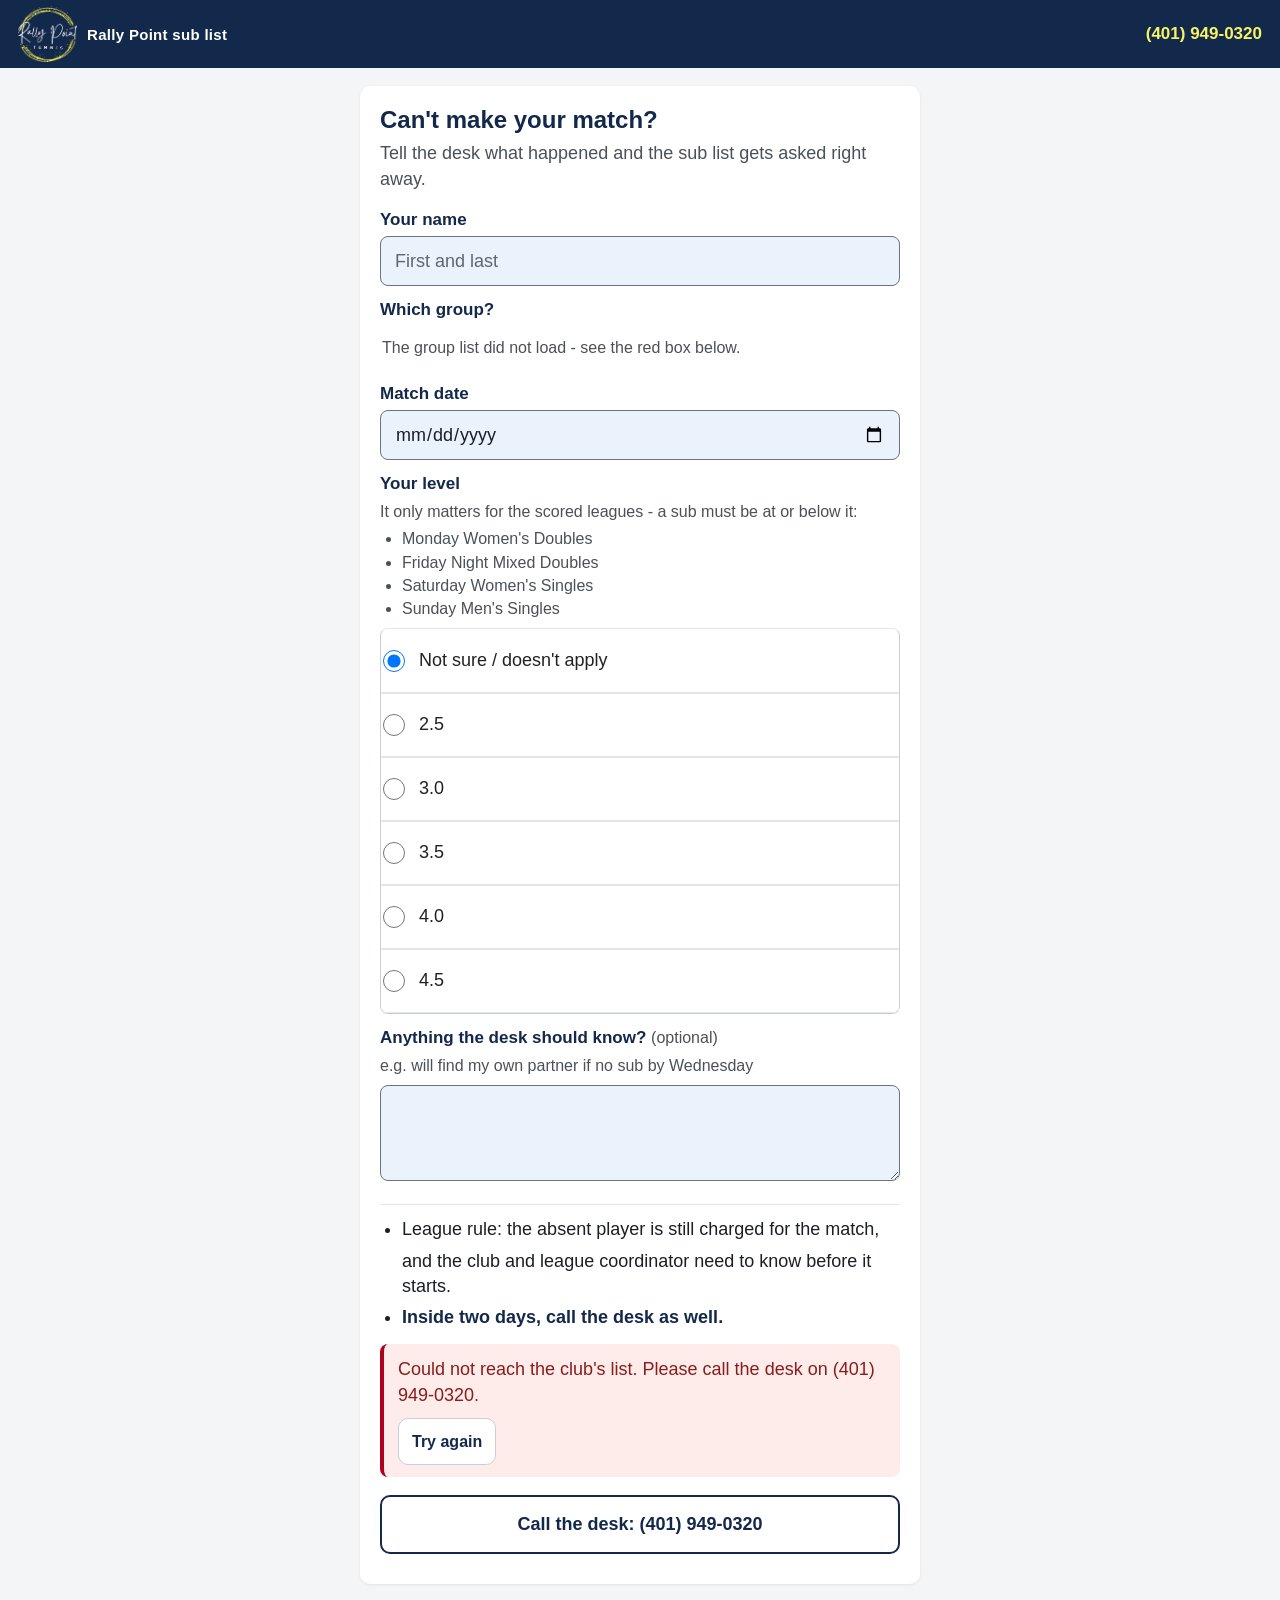
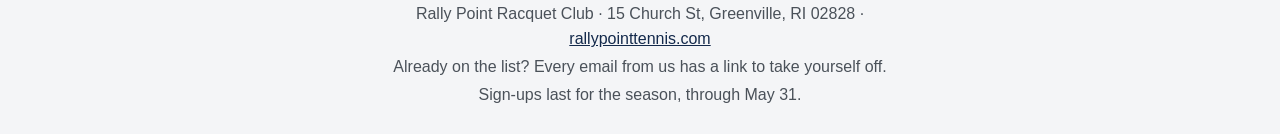
<file: request.html>
<!DOCTYPE html><html><head><meta charset="utf-8"><meta name="viewport" content="width=device-width, initial-scale=1"><title>Can't make your match?</title><link rel="stylesheet" href="style.css"></head><body class="m"><div class="band"><a class="home" href="./"><img alt="Rally Point Racquet Club - home" class="ringnavy" src="ring-navy.png"><div class="club">Rally Point sub list</div></a><a class="bphone" href="tel:4019490320">(401) 949-0320</a></div><div class="card" id="card"><h1 id="head">Can't make your match?</h1><p class="lead" id="lead">Tell the desk what happened and the sub list gets asked right away.</p><div id="form"><label for="name" id="namelab">Your name</label><input id="name" placeholder="First and last"><label for="group">Which group?</label><div class="loading" id="gload">Loading the groups&#8230;</div><select id="group" hidden></select><label for="date">Match date</label><input id="date" type="date"><label for="level" id="levellab">Your level</label><div class="help" id="levelhint">It only matters for the scored leagues - a sub must be at or below it:<ul><li>Monday Women's Doubles</li><li>Friday Night Mixed Doubles</li><li>Saturday Women's Singles</li><li>Sunday Men's Singles</li></ul></div><div class="groups lrows" id="level" role="radiogroup" aria-labelledby="levellab"><label><input type="radio" name="level" value="" checked><span>Not sure / doesn't apply</span></label><label><input type="radio" name="level" value="2.5"><span>2.5</span></label><label><input type="radio" name="level" value="3.0"><span>3.0</span></label><label><input type="radio" name="level" value="3.5"><span>3.5</span></label><label><input type="radio" name="level" value="4.0"><span>4.0</span></label><label><input type="radio" name="level" value="4.5"><span>4.5</span></label></div><label for="note">Anything the desk should know? <span class="opt">(optional)</span></label><div class="help" id="notehint">e.g. will find my own partner if no sub by Wednesday</div><textarea id="note"></textarea><div id="toldsec" hidden><label for="toldus">When did they tell the club?</label><input id="toldus" type="date"><div class="help">Leave it as today if they're telling you now.</div></div><div id="timesec" hidden><label for="mtime">Match time <small>- off the court booking</small></label><div class="help">What time does THIS match start? Blank is fine - every email then says the desk will call with the time. Do not copy the Programs tab.</div><input id="mtime" placeholder="e.g. 6:15 PM" maxlength="40"></div><div id="howsec" hidden><label for="how">Taken by <small>- your initials</small></label><input id="how" placeholder="e.g. JG" maxlength="12"></div><ul class="know" id="know"><li>League rule: the absent player is still charged for the match,</li><li>and the club and league coordinator need to know before it starts.</li><li><b>Inside two days, call the desk as well.</b></li></ul><div class="say attention" id="soon" hidden>Short notice: send this. Call the desk as well. <a href="tel:4019490320">(401) 949-0320</a></div><button class="act" id="go" hidden>Send it to the desk</button></div><div class="say" id="out"></div><div id="tel"></div><a class="second telsecond" id="callsecond" href="tel:4019490320">Call the desk: (401) 949-0320</a></div><div class="foot"><div class="fclub">Rally Point Racquet Club · 15 Church St, Greenville, RI 02828 · <a href="https://www.rallypointtennis.com" target="_top" rel="noopener">rallypointtennis.com</a></div><div>Already on the list? Every email from us has a link to take yourself off.</div><div>Sign-ups last for the season, through May 31.</div></div><script>var DOOR="https://script.google.com/macros/s/AKfycbzzBlXj4Hk6V8oSJG2BAK8Vd2KqQnewhM2UHeZfyBNEjQkDcgzYHXYBDn3pQLAAO78b/exec";var rpN=0,rpUnsure=false;var PHONE="(401) 949-0320",PHTEL="4019490320";function rpEsc(x){return String(x==null?"":x).replace(/&/g,"&amp;").replace(/</g,"&lt;").replace(/>/g,"&gt;").replace(/"/g,"&quot;");}function rpPhoneWords(){return PHONE?" on "+PHONE:"";}var rpQuiet=false;function rpLoud(){var g=document.getElementById("go");return !(rpQuiet||document.getElementById("callsecond")||(g&&!g.hidden));}function rpTel(el){if(!el)return;el.innerHTML=PHONE?"<a class=\""+(rpLoud()?"telbox":"second")+"\" href=\"tel:"+rpEsc(PHTEL)+"\">Call the desk: "+rpEsc(PHONE)+"</a>":"";}function rpQ(p){var s="";for(var k in p){if(p[k]===undefined||p[k]===null)continue;s+=(s?"&":"")+encodeURIComponent(k)+"="+encodeURIComponent(p[k]);}return s;}var RP_READS={groups:1,match:1,staff:1,offlook:1,open:1};function rpCall(p,done,slow){if(!DOOR){done({ok:false,error:"This page has no club address to ask. Tell the front desk"+rpPhoneWords()+"."});return;}var url=DOOR+"?"+rpQ(p),read=RP_READS.hasOwnProperty(p.api),lost=read?"Could not reach the club's list. Please call the desk"+rpPhoneWords()+".":"We could not confirm it arrived. Please call the desk to check"+rpPhoneWords()+".";function ask(again){var finished=false,t8=read&&slow?setTimeout(slow,8000):0;function fin(d,gone){if(finished)return;finished=true;clearTimeout(t8);clearTimeout(t30);if(gone&&read&&again){ask(false);return;}if(gone)d={ok:false,unsure:!read,error:lost,message:lost};rpUnsure=!!(d&&d.unsure);try{done(d);}finally{rpUnsure=false;}}var t30=setTimeout(function(){fin(null,true);},30000);fetch(url,{redirect:"follow"}).then(function(r){return r.json();}).then(function(d){fin(d);}).catch(function(e){if(finished)return;if(!read){fin(null,true);return;}var cb="rpCb"+(++rpN);var s=document.createElement("script");window[cb]=function(d){fin(d);};s.src=url+"&callback="+cb+"&t="+Date.now();s.onerror=function(){fin(null,true);};document.body.appendChild(s);});}ask(true);}function rpSay(el,cls,msg){if(cls==="bad"&&rpUnsure)cls="attention";el.className="say "+cls;el.textContent=msg;}function rpDown(out,tel,d,again){rpSay(out,(d&&d.state==="attention")?"attention":"bad",(d&&(d.error||d.message))||"Could not reach the club's list. Please call the desk"+rpPhoneWords()+".");rpQuiet=!!again;rpTel(tel);rpQuiet=false;var rpCs=document.getElementById("callsecond");if(rpCs&&rpCs.style&&tel.innerHTML)rpCs.style.display="none";if(again){var w=document.createElement("div"),b=document.createElement("button");w.className="btns";b.type="button";b.textContent="Try again";b.onclick=function(){rpSay(out,"","");tel.innerHTML="";if(rpCs&&rpCs.style)rpCs.style.display="";again();};w.appendChild(b);out.appendChild(w);}}function rpParam(n){var m=new RegExp("[?&]"+n+"=([^&]*)").exec(location.search);return m?decodeURIComponent(m[1].replace(/\+/g," ")):"";}function rpKey(){var m=/^#(?:.*&)?key=([^&]*)/.exec(location.hash||"");return m?decodeURIComponent(m[1]):rpParam("key");}function rpNotDesk(d){var c=document.getElementById("card");if(!c)return;c.innerHTML="<h1>Not authorized</h1><div class=\"bad\">"+rpEsc((d&&d.message)||"Not authorized. This page is for the front desk.")+"</div>";}var out=document.getElementById("out"),go=document.getElementById("go"),sel=document.getElementById("group"),form=document.getElementById("form"),tel=document.getElementById("tel"),gload=document.getElementById("gload");var ZONE="America/New_York";function rpZoneToday(){try{var p=new Intl.DateTimeFormat("en-CA",{timeZone:ZONE,year:"numeric",month:"2-digit",day:"2-digit"}).formatToParts(new Date()),o={};for(var i=0;i<p.length;i++)o[p[i].type]=p[i].value;return o.year&&o.month&&o.day?o.year+"-"+o.month+"-"+o.day:"";}catch(e){return "";}}var d0=new Date(),TODAY=rpZoneToday();document.getElementById("date").min=TODAY||(d0.getFullYear()+"-"+("0"+(d0.getMonth()+1)).slice(-2)+"-"+("0"+d0.getDate()).slice(-2));var DESK=rpParam("desk")==="1";var KEY=DESK?rpKey():"";function deskOn(){document.getElementById("head").innerHTML="Can't make your match?"+"<span class=\"desk\">DESK</span>";document.getElementById("lead").textContent="Type in what the player told you. The sub list is emailed, and Rally Point > Who said yes shows who says yes.";document.getElementById("namelab").textContent="Player's name";document.getElementById("levellab").firstChild.textContent="Player's level ";document.getElementById("howsec").hidden=false;document.getElementById("timesec").hidden=false;document.getElementById("toldsec").hidden=false;document.getElementById("toldus").value=document.getElementById("date").min;go.textContent="Log it";}function rpNextDay(y){var p=y.split("-"),t=new Date(Date.UTC(+p[0],p[1]-1,+p[2]+1));return t.getUTCFullYear()+"-"+("0"+(t.getUTCMonth()+1)).slice(-2)+"-"+("0"+t.getUTCDate()).slice(-2);}function soon(){var v=document.getElementById("date").value;document.getElementById("soon").hidden=!(TODAY&&v&&(v===TODAY||v===rpNextDay(TODAY)));}document.getElementById("date").addEventListener("input",soon);document.getElementById("date").addEventListener("change",soon);function loadGroups(){gload.textContent="Loading the groups\u2026";gload.hidden=false;rpCall({api:"groups",desk:DESK?"1":"",key:KEY},function(d){if(DESK&&(!d||d.notAuthorized||(d.ok&&d.desk!==true))){rpNotDesk(d);return;}if(!d||!d.ok){gload.textContent="The group list did not load - see the red box below.";gload.hidden=false;rpDown(out,tel,d,loadGroups);return;}if(DESK)deskOn();var h="<option value=\"\">Pick a group</option>";for(var i=0;i<d.groups.length;i++){h+="<option>"+d.groups[i].replace(/</g,"&lt;")+"</option>";}sel.innerHTML=h;gload.hidden=true;sel.hidden=false;go.hidden=false;if(d.today){var dt=document.getElementById("date"),tu=document.getElementById("toldus");if(DESK&&tu.value===dt.min)tu.value=d.today;dt.min=d.today;TODAY=d.today;soon();}},function(){gload.textContent="Still asking the club's list...";});}loadGroups();function askLevel(m,hint){out.className="say attention";out.innerHTML=rpEsc(m)+(hint?"<div class=\"help\">"+rpEsc(hint)+"</div>":"")+"<div class=\"btns\"><button type=\"button\" id=\"pick\">Pick a level</button><button type=\"button\" id=\"anyway\">Log it anyway</button></div>";go.disabled=false;document.getElementById("pick").onclick=function(){rpSay(out,"","");(function(r){(r.querySelector("input:checked")||r.querySelector("input")||r).focus();})(document.getElementById("level"));};document.getElementById("anyway").onclick=function(){rpSay(out,"","");OKLEVEL=true;send();};}function askDay(m){out.className="say attention";out.innerHTML=rpEsc(m)+"<div class=\"btns\"><button type=\"button\" id=\"pickd\">Change the date</button>"+"<button type=\"button\" id=\"anywayd\">That date is right</button></div>";go.disabled=false;document.getElementById("pickd").onclick=function(){rpSay(out,"","");document.getElementById("date").focus();};document.getElementById("anywayd").onclick=function(){rpSay(out,"","");OKDAY=true;send();};}function askPast(m,hint){out.className="say attention";out.innerHTML=rpEsc(m)+"<div class=\"help\">"+rpEsc(hint||"Log it anyway: it goes on the record as Unfilled, for the league points. Nobody on the sub list is emailed and nothing is left open.")+"</div>"+"<div class=\"btns\"><button type=\"button\" id=\"pickp\">Change the date</button>"+"<button type=\"button\" id=\"anywayp\">Log it anyway</button></div>";go.disabled=false;document.getElementById("pickp").onclick=function(){rpSay(out,"","");document.getElementById("date").focus();};document.getElementById("anywayp").onclick=function(){rpSay(out,"","");OKPAST=true;send();};}var OKLEVEL=false,OKDAY=false,OKPAST=false;function send(){go.disabled=true;rpSay(out,"","Sending\u2026");rpCall({api:"request",name:document.getElementById("name").value,group:sel.value,date:document.getElementById("date").value,level:(document.getElementById("level").querySelector("input:checked")||{value:""}).value,note:document.getElementById("note").value,how:DESK?"desk: "+(document.getElementById("how").value||"?"):"web",toldUs:DESK?document.getElementById("toldus").value:"",time:DESK?document.getElementById("mtime").value:"",confirmedNoLevel:OKLEVEL?"1":"",confirmedWrongDay:OKDAY?"1":"",confirmedPast:OKPAST?"1":"",key:KEY},function(d){if(DESK&&d&&d.notAuthorized){rpNotDesk(d);return;}if(d&&d.needsPastOk){askPast(d.message||"",d.anywayHint);return;}if(d&&d.needsLevelOk){askLevel(d.message||"",d.anywayHint);return;}if(d&&d.needsDayOk){askDay(d.message||"");return;}if(d&&d.ok){var st=d.state||"done";document.getElementById("card").innerHTML="<h1>"+(d.title?rpEsc(d.title):(st==="attention"?"Logged - but nobody has been asked yet":"Sent"))+"</h1>"+"<div class=\""+st+"\">"+rpEsc(d.message||"")+"</div>"+(DESK&&d.told?"<p><small>"+rpEsc(d.told)+"</small></p>":"");}else{go.disabled=false;rpSay(out,(d&&d.state==="attention")?"attention":"bad",(d&&(d.message||d.error))||"Something went wrong. Please call the desk"+rpPhoneWords()+".");}});}go.addEventListener("click",function(){OKLEVEL=false;OKDAY=false;OKPAST=false;send();});</script></body></html>
</file>
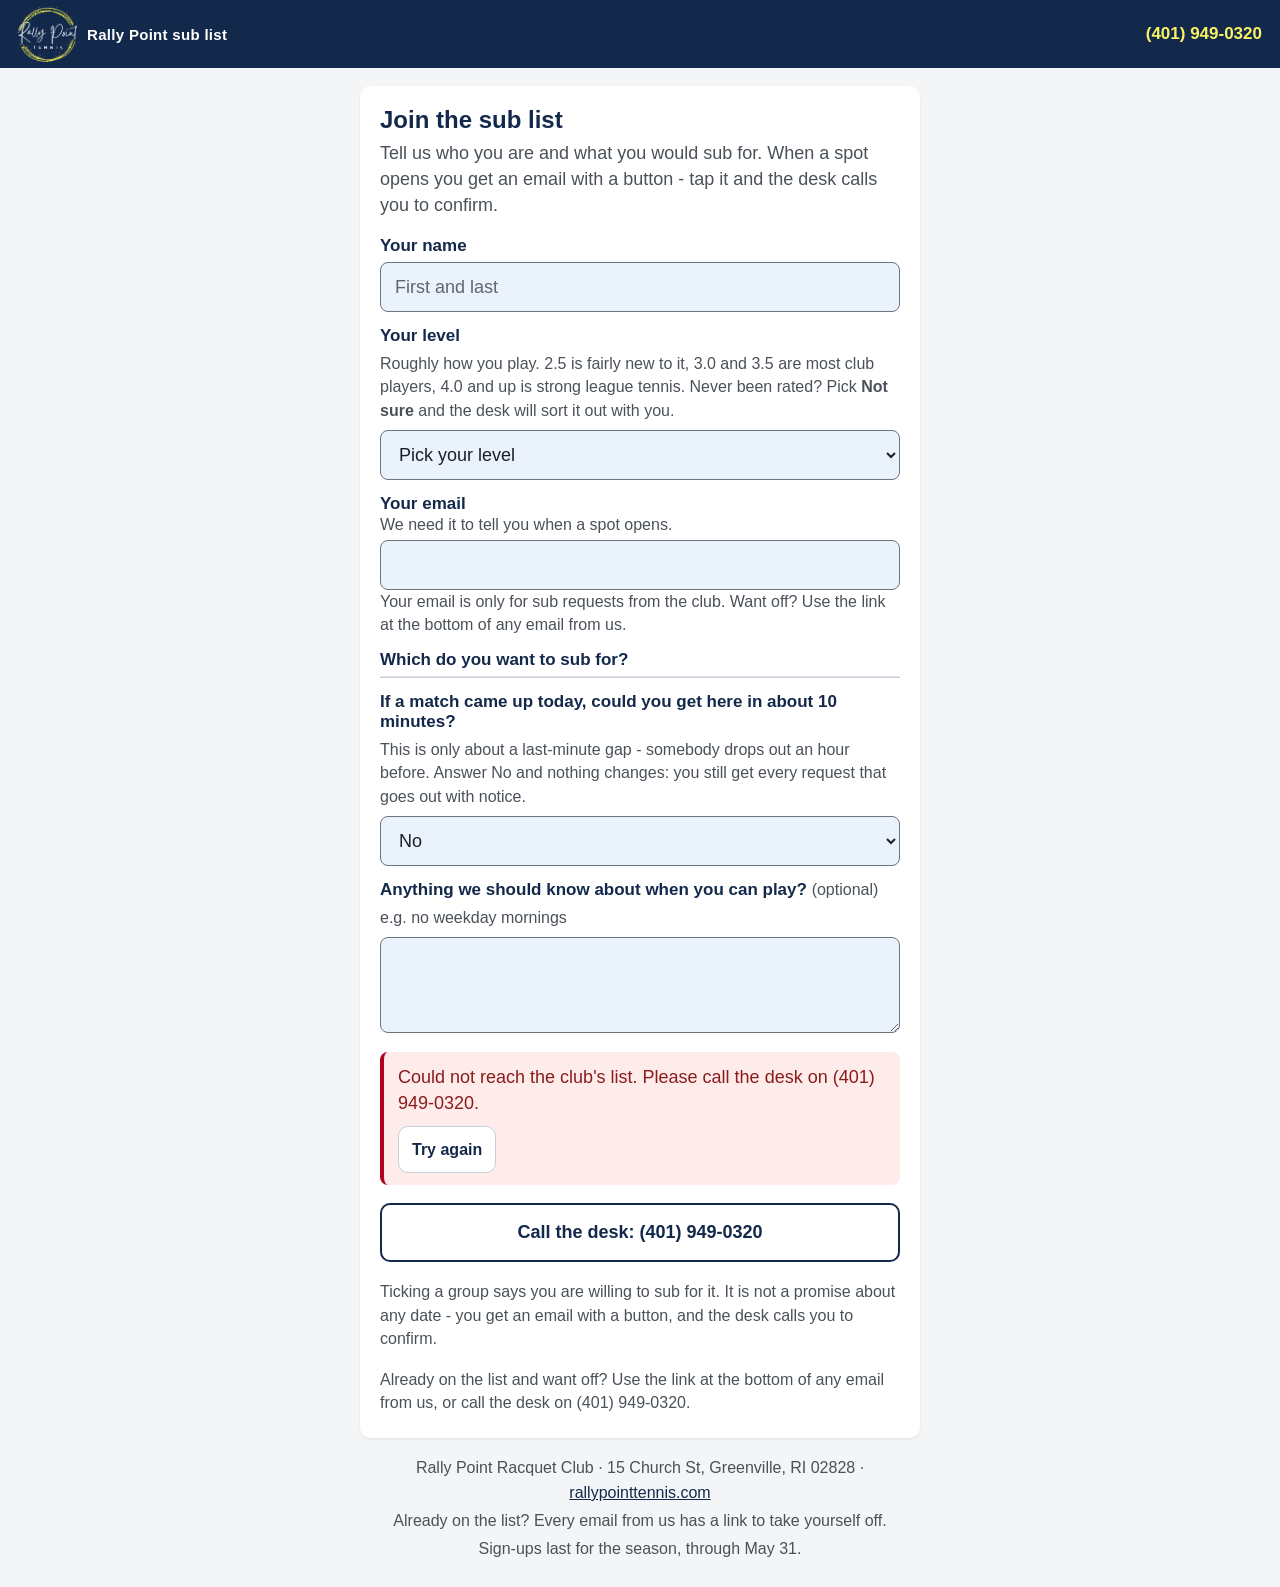
<file: signup.html>
<!DOCTYPE html><html><head><meta charset="utf-8"><meta name="viewport" content="width=device-width, initial-scale=1"><title>Join the sub list</title><link rel="stylesheet" href="style.css"></head><body class="m"><div class="band"><a class="home" href="./"><img alt="Rally Point Racquet Club - home" class="ringnavy" src="ring-navy.png"><div class="club">Rally Point sub list</div></a><a class="bphone" href="tel:4019490320">(401) 949-0320</a></div><div class="card" id="card"><h1 id="head">Join the sub list</h1><p class="lead" id="lead">Tell us who you are and what you would sub for. When a spot opens you get an email with a button - tap it and the desk calls you to confirm.</p><div id="form"><label for="name">Your name</label><input id="name" placeholder="First and last"><label for="level">Your level</label><div class="help">Roughly how you play. 2.5 is fairly new to it, 3.0 and 3.5 are most club players, 4.0 and up is strong league tennis. Never been rated? Pick <b>Not sure</b> and the desk will sort it out with you.<div id="levelscored"></div></div><select id="level"><option value="">Pick your level</option><option>2.5</option><option>3.0</option><option>3.5</option><option>4.0</option><option>4.5</option><option>Not sure</option></select><label for="email">Your email <small id="emailwhy">We need it to tell you when a spot opens.</small></label><input id="email" type="email"><div class="help after" id="emailuse">Your email is only for sub requests from the club. Want off? Use the link at the bottom of any email from us.</div><label>Which do you want to sub for?</label><div class="groups" id="groups"><div class="loading">Loading the groups&#8230;</div></div><label for="nearby">If a match came up today, could you get here in about 10 minutes?</label><div class="help">This is only about a last-minute gap - somebody drops out an hour before. Answer No and nothing changes: you still get every request that goes out with notice.</div><select id="nearby"><option>No</option><option>Yes</option></select><label for="note">Anything we should know about when you can play? <span class="opt">(optional)</span></label><div class="help" id="notehint">e.g. no weekday mornings</div><textarea id="note"></textarea><button class="act" id="go" hidden>Put me on the list</button></div><div class="say" id="out"></div><div id="tel"></div><div class="fine">Ticking a group says you are willing to sub for it. It is not a promise about any date - you get an email with a button, and the desk calls you to confirm.</div><div class="fine" id="off">Already on the list and want off? Use the link at the bottom of any email from us, or call the desk on (401) 949-0320.</div></div><div class="foot"><div class="fclub">Rally Point Racquet Club · 15 Church St, Greenville, RI 02828 · <a href="https://www.rallypointtennis.com" target="_top" rel="noopener">rallypointtennis.com</a></div><div>Already on the list? Every email from us has a link to take yourself off.</div><div>Sign-ups last for the season, through May 31.</div></div><script>var DOOR="https://script.google.com/macros/s/AKfycbzzBlXj4Hk6V8oSJG2BAK8Vd2KqQnewhM2UHeZfyBNEjQkDcgzYHXYBDn3pQLAAO78b/exec";var rpN=0,rpUnsure=false;var PHONE="(401) 949-0320",PHTEL="4019490320";function rpEsc(x){return String(x==null?"":x).replace(/&/g,"&amp;").replace(/</g,"&lt;").replace(/>/g,"&gt;").replace(/"/g,"&quot;");}function rpPhoneWords(){return PHONE?" on "+PHONE:"";}var rpQuiet=false;function rpLoud(){var g=document.getElementById("go");return !(rpQuiet||document.getElementById("callsecond")||(g&&!g.hidden));}function rpTel(el){if(!el)return;el.innerHTML=PHONE?"<a class=\""+(rpLoud()?"telbox":"second")+"\" href=\"tel:"+rpEsc(PHTEL)+"\">Call the desk: "+rpEsc(PHONE)+"</a>":"";}function rpQ(p){var s="";for(var k in p){if(p[k]===undefined||p[k]===null)continue;s+=(s?"&":"")+encodeURIComponent(k)+"="+encodeURIComponent(p[k]);}return s;}var RP_READS={groups:1,match:1,staff:1,offlook:1,open:1};function rpCall(p,done,slow){if(!DOOR){done({ok:false,error:"This page has no club address to ask. Tell the front desk"+rpPhoneWords()+"."});return;}var url=DOOR+"?"+rpQ(p),read=RP_READS.hasOwnProperty(p.api),lost=read?"Could not reach the club's list. Please call the desk"+rpPhoneWords()+".":"We could not confirm it arrived. Please call the desk to check"+rpPhoneWords()+".";function ask(again){var finished=false,t8=read&&slow?setTimeout(slow,8000):0;function fin(d,gone){if(finished)return;finished=true;clearTimeout(t8);clearTimeout(t30);if(gone&&read&&again){ask(false);return;}if(gone)d={ok:false,unsure:!read,error:lost,message:lost};rpUnsure=!!(d&&d.unsure);try{done(d);}finally{rpUnsure=false;}}var t30=setTimeout(function(){fin(null,true);},30000);fetch(url,{redirect:"follow"}).then(function(r){return r.json();}).then(function(d){fin(d);}).catch(function(e){if(finished)return;if(!read){fin(null,true);return;}var cb="rpCb"+(++rpN);var s=document.createElement("script");window[cb]=function(d){fin(d);};s.src=url+"&callback="+cb+"&t="+Date.now();s.onerror=function(){fin(null,true);};document.body.appendChild(s);});}ask(true);}function rpSay(el,cls,msg){if(cls==="bad"&&rpUnsure)cls="attention";el.className="say "+cls;el.textContent=msg;}function rpDown(out,tel,d,again){rpSay(out,(d&&d.state==="attention")?"attention":"bad",(d&&(d.error||d.message))||"Could not reach the club's list. Please call the desk"+rpPhoneWords()+".");rpQuiet=!!again;rpTel(tel);rpQuiet=false;var rpCs=document.getElementById("callsecond");if(rpCs&&rpCs.style&&tel.innerHTML)rpCs.style.display="none";if(again){var w=document.createElement("div"),b=document.createElement("button");w.className="btns";b.type="button";b.textContent="Try again";b.onclick=function(){rpSay(out,"","");tel.innerHTML="";if(rpCs&&rpCs.style)rpCs.style.display="";again();};w.appendChild(b);out.appendChild(w);}}function rpParam(n){var m=new RegExp("[?&]"+n+"=([^&]*)").exec(location.search);return m?decodeURIComponent(m[1].replace(/\+/g," ")):"";}function rpKey(){var m=/^#(?:.*&)?key=([^&]*)/.exec(location.hash||"");return m?decodeURIComponent(m[1]):rpParam("key");}function rpNotDesk(d){var c=document.getElementById("card");if(!c)return;c.innerHTML="<h1>Not authorized</h1><div class=\"bad\">"+rpEsc((d&&d.message)||"Not authorized. This page is for the front desk.")+"</div>";}var out=document.getElementById("out"),go=document.getElementById("go"),box=document.getElementById("groups"),form=document.getElementById("form"),tel=document.getElementById("tel");var DESK=rpParam("desk")==="1";var KEY=DESK?rpKey():"";function deskOn(){document.getElementById("head").innerHTML="Join the sub list"+"<span class=\"desk\">DESK</span>";document.getElementById("lead").textContent="Adding from the desk. Email is optional here - without one they can only be called.";document.getElementById("emailwhy").textContent="Optional at the desk.";go.textContent="Add them to the list";}function rpScoredNames(sc){var li="";for(var k in sc)if(sc.hasOwnProperty(k))li+="<li>"+rpEsc(k)+"</li>";document.getElementById("levelscored").innerHTML=li?"It only matters for the scored leagues:<ul>"+li+"</ul>":"";}function loadGroups(){box.innerHTML="<div class=\"loading\">Loading the groups&#8230;</div>";rpCall({api:"groups",desk:DESK?"1":"",key:KEY},function(d){if(DESK&&(!d||d.notAuthorized||(d.ok&&d.desk!==true))){rpNotDesk(d);return;}if(!d||!d.ok){box.innerHTML="";rpDown(out,tel,d,loadGroups);return;}if(DESK)deskOn();var h="",sc=d.scored||{};for(var i=0;i<d.groups.length;i++){var g=d.groups[i];var lv=sc.hasOwnProperty(g)?"<small class=\"srule\">scored league"+(sc[g]?", "+rpEsc(sc[g]):"")+"</small>":"";h+="<label><input type=\"checkbox\" value=\""+g.replace(/"/g,"&quot;")+"\"><span>"+g+lv+"</span></label>";}rpScoredNames(sc);box.innerHTML=h;go.hidden=false;},function(){var l=box.querySelector(".loading");if(l)l.textContent="Still asking the club's list...";});}loadGroups();go.addEventListener("click",function(){if(!document.getElementById("level").value){rpSay(out,"bad","Pick your level, or \"Not sure\" if you have never been rated.");return;}var picked=[],cb=box.querySelectorAll("input:checked");for(var i=0;i<cb.length;i++)picked.push(cb[i].value);if(!picked.length){rpSay(out,"bad","Tick at least one group you would sub for.");return;}go.disabled=true;rpSay(out,"","Sending\u2026");rpCall({api:"signup",name:document.getElementById("name").value,level:document.getElementById("level").value,email:document.getElementById("email").value,groups:picked.join(","),nearby:document.getElementById("nearby").value,note:document.getElementById("note").value,desk:DESK?"1":"",key:KEY},function(d){if(DESK&&d&&d.notAuthorized){rpNotDesk(d);return;}if(d&&d.ok){var st=d.state||"done";document.getElementById("card").innerHTML="<h1>"+(d.title?rpEsc(d.title):(st==="attention"?"On the list - one thing to sort out":"On the list"))+"</h1>"+"<div class=\""+st+"\">"+(d.message||"").replace(/</g,"&lt;")+"</div>";}else{go.disabled=false;rpSay(out,(d&&d.state==="attention")?"attention":"bad",(d&&(d.message||d.error))||"Something went wrong. Please call the desk"+rpPhoneWords()+".");}});});</script></body></html>
</file>
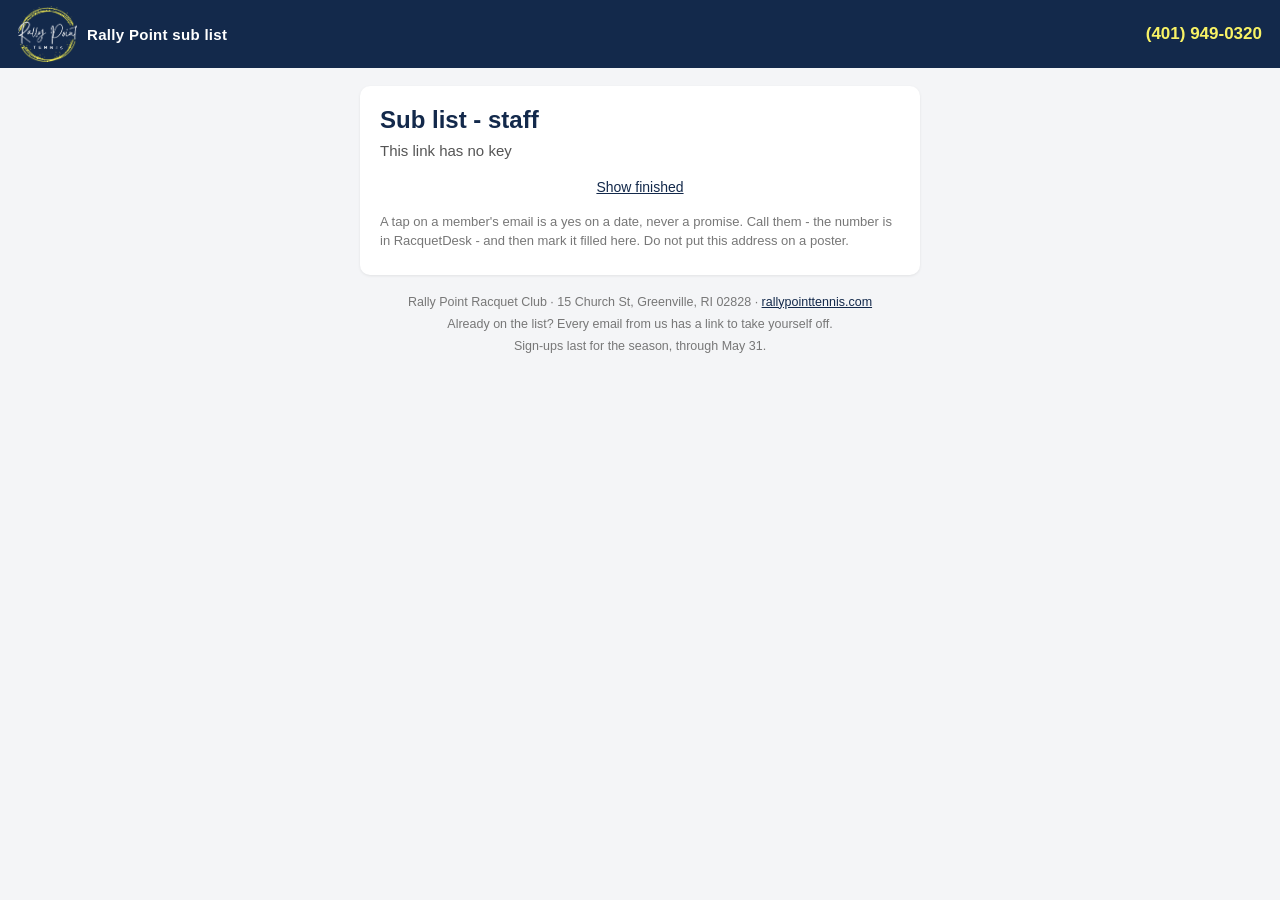
<file: staff.html>
<!DOCTYPE html><html><head><meta charset="utf-8"><meta name="viewport" content="width=device-width, initial-scale=1"><title>Sub list - staff</title><link rel="stylesheet" href="style.css"><meta name="referrer" content="no-referrer"><meta name="robots" content="noindex"></head><body><div class="band"><a class="home" href="./"><img alt="Rally Point Racquet Club - home" class="ringnavy" src="ring-navy.png"><div class="club">Rally Point sub list</div></a><a class="bphone" href="tel:4019490320">(401) 949-0320</a></div><div class="card" id="card"><h1>Sub list - staff</h1><p class="lead" id="lead">Loading&#8230;</p><div id="list"></div><div id="coveredsec" hidden><h2 class="sechead">Covered — nothing to do</h2><div id="coveredlist"></div></div><div id="finsec" hidden><h2 class="sechead">Finished — cancelled, unfilled and played</h2><div id="finlist"></div></div><div class="say" id="out"></div><a class="quiet" href="#" id="togglefin" hidden>Show finished</a><div class="fine">A tap on a member's email is a yes on a date, never a promise. Call them - the number is in RacquetDesk - and then mark it filled here. Do not put this address on a poster.</div></div><div class="foot"><div class="fclub">Rally Point Racquet Club · 15 Church St, Greenville, RI 02828 · <a href="https://www.rallypointtennis.com" target="_top" rel="noopener">rallypointtennis.com</a></div><div>Already on the list? Every email from us has a link to take yourself off.</div><div>Sign-ups last for the season, through May 31.</div></div><script>var DOOR="https://script.google.com/macros/s/AKfycbzzBlXj4Hk6V8oSJG2BAK8Vd2KqQnewhM2UHeZfyBNEjQkDcgzYHXYBDn3pQLAAO78b/exec";var rpN=0,rpUnsure=false;var PHONE="(401) 949-0320",PHTEL="4019490320";function rpEsc(x){return String(x==null?"":x).replace(/&/g,"&amp;").replace(/</g,"&lt;").replace(/>/g,"&gt;").replace(/"/g,"&quot;");}function rpPhoneWords(){return PHONE?" on "+PHONE:"";}var rpQuiet=false;function rpLoud(){var g=document.getElementById("go");return !(rpQuiet||document.getElementById("callsecond")||(g&&!g.hidden));}function rpTel(el){if(!el)return;el.innerHTML=PHONE?"<a class=\""+(rpLoud()?"telbox":"second")+"\" href=\"tel:"+rpEsc(PHTEL)+"\">Call the desk: "+rpEsc(PHONE)+"</a>":"";}function rpQ(p){var s="";for(var k in p){if(p[k]===undefined||p[k]===null)continue;s+=(s?"&":"")+encodeURIComponent(k)+"="+encodeURIComponent(p[k]);}return s;}var RP_READS={groups:1,match:1,staff:1,offlook:1,open:1};function rpCall(p,done,slow){if(!DOOR){done({ok:false,error:"This page has no club address to ask. Tell the front desk"+rpPhoneWords()+"."});return;}var url=DOOR+"?"+rpQ(p),read=RP_READS.hasOwnProperty(p.api),lost=read?"Could not reach the club's list. Please call the desk"+rpPhoneWords()+".":"We could not confirm it arrived. Please call the desk to check"+rpPhoneWords()+".";function ask(again){var finished=false,t8=read&&slow?setTimeout(slow,8000):0;function fin(d,gone){if(finished)return;finished=true;clearTimeout(t8);clearTimeout(t30);if(gone&&read&&again){ask(false);return;}if(gone)d={ok:false,unsure:!read,error:lost,message:lost};rpUnsure=!!(d&&d.unsure);try{done(d);}finally{rpUnsure=false;}}var t30=setTimeout(function(){fin(null,true);},30000);fetch(url,{redirect:"follow"}).then(function(r){return r.json();}).then(function(d){fin(d);}).catch(function(e){if(finished)return;if(!read){fin(null,true);return;}var cb="rpCb"+(++rpN);var s=document.createElement("script");window[cb]=function(d){fin(d);};s.src=url+"&callback="+cb+"&t="+Date.now();s.onerror=function(){fin(null,true);};document.body.appendChild(s);});}ask(true);}function rpSay(el,cls,msg){if(cls==="bad"&&rpUnsure)cls="attention";el.className="say "+cls;el.textContent=msg;}function rpDown(out,tel,d,again){rpSay(out,(d&&d.state==="attention")?"attention":"bad",(d&&(d.error||d.message))||"Could not reach the club's list. Please call the desk"+rpPhoneWords()+".");rpQuiet=!!again;rpTel(tel);rpQuiet=false;var rpCs=document.getElementById("callsecond");if(rpCs&&rpCs.style&&tel.innerHTML)rpCs.style.display="none";if(again){var w=document.createElement("div"),b=document.createElement("button");w.className="btns";b.type="button";b.textContent="Try again";b.onclick=function(){rpSay(out,"","");tel.innerHTML="";if(rpCs&&rpCs.style)rpCs.style.display="";again();};w.appendChild(b);out.appendChild(w);}}function rpParam(n){var m=new RegExp("[?&]"+n+"=([^&]*)").exec(location.search);return m?decodeURIComponent(m[1].replace(/\+/g," ")):"";}function rpKey(){var m=/^#(?:.*&)?key=([^&]*)/.exec(location.hash||"");return m?decodeURIComponent(m[1]):rpParam("key");}function rpNotDesk(d){var c=document.getElementById("card");if(!c)return;c.innerHTML="<h1>Not authorized</h1><div class=\"bad\">"+rpEsc((d&&d.message)||"Not authorized. This page is for the front desk.")+"</div>";}var card=document.getElementById("card"),out=document.getElementById("out"),lead=document.getElementById("lead"),list=document.getElementById("list"),fin=document.getElementById("togglefin"),covsec=document.getElementById("coveredsec"),covlist=document.getElementById("coveredlist"),finsec=document.getElementById("finsec"),finlist=document.getElementById("finlist");var key=rpKey(),who="",FIN=false;function cards(a){var h="";for(var i=0;i<(a||[]).length;i++)h+=a[i].html||"";return h;}function draw(d){if(!d||!d.ok){list.innerHTML="";covsec.hidden=true;finsec.hidden=true;lead.textContent=(d&&d.locked)?"This key is not the club's \u2014 ask the desk for the current staff link":((d&&(d.message||d.error))||"Could not load the list.");return;}var live=d.rows||[],cov=d.covered||[],done=d.finished||[];lead.textContent=live.length?(live.length===1?"1 match needs a sub.":live.length+" matches need subs."):(cov.length?"Nothing open right now.":"Nothing open right now. Covered matches show here too.");list.innerHTML=cards(live);covlist.innerHTML=cards(cov);covsec.hidden=!cov.length;finlist.innerHTML=cards(done);finsec.hidden=!done.length;fin.hidden=false;}function load(){rpCall({api:"staff",key:key,finished:FIN?"1":""},draw);}fin.addEventListener("click",function(ev){ev.preventDefault();FIN=!FIN;fin.textContent=FIN?"Hide finished":"Show finished";load();});card.addEventListener("click",function(ev){var b=ev.target.closest("button.sact");if(!b)return;if(!who){who=prompt("Your name or initials, so the row says who did it:")||"";}var row=b.getAttribute("data-row");var nm=card.querySelector(".sname[data-row=\""+row+"\"]");b.disabled=true;rpSay(out,"","Sending\u2026");rpCall({api:"staffact",key:key,"do":b.getAttribute("data-act"),row:row,who:who,name:nm?nm.value:""},function(d){if(d&&d.ok){rpSay(out,"ok",d.message||"Done.");load();}else{b.disabled=false;rpSay(out,(d&&d.state==="attention")?"attention":"bad",(d&&(d.message||d.error))||"Something went wrong.");}});});if(!key){lead.textContent="This link has no key";}else{load();}</script></body></html>
</file>
<file: style.css>
body{margin:0;background:#F4F5F7;font-family:Arial,Helvetica,sans-serif;color:#1B1F26}.band{background:#13294B;color:#FFFFFF;padding:14px 18px;display:flex;align-items:center;gap:12px}.band img{height:40px;width:auto}.band img.ringnavy{height:56px;margin:-8px 0}.home{display:flex;align-items:center;gap:10px;text-decoration:none;color:inherit}.band .club{font-weight:bold;font-size:15px;letter-spacing:.3px}.band .bphone{margin:-2px 0 -2px auto;display:inline-flex;align-items:center;min-height:44px;color:#F8F265;font-weight:bold;font-size:17px;text-decoration:none;white-space:nowrap}a.tel{color:#13294B;font-weight:bold;text-decoration:underline}a.telbox{display:block;margin-top:14px;padding:15px 14px;background:#13294B;color:#F8F265;font-weight:bold;font-size:17px;text-align:center;text-decoration:none;border-radius:999px}.help{margin:-2px 0 6px;color:#666;font-size:12.5px;line-height:1.45}.card{max-width:520px;margin:18px auto;background:#fff;border-radius:10px;padding:20px 20px 24px;box-shadow:0 1px 3px rgba(0,0,0,.08)}h1{font-size:24px;margin:0 0 6px;color:#13294B}p.lead{margin:0 0 18px;color:#555;font-size:15px;line-height:1.4}label{display:block;font-weight:bold;color:#13294B;font-size:14px;margin:14px 0 6px}input,select,textarea{width:100%;box-sizing:border-box;font-size:16px;padding:11px 12px;border:1px solid #C9CED6;border-radius:8px;background:#EAF2FB}textarea{min-height:70px;resize:vertical}small{color:#666;font-size:12px}button{width:100%;margin-top:20px;background:#13294B;color:#F8F265;font-weight:bold;font-size:17px;border:0;border-radius:999px;padding:14px;cursor:pointer}button[disabled]{opacity:.6}.rule{margin-top:16px;padding:10px 12px;border-left:4px solid #F8F265;background:#FFFBE6;font-size:13px;color:#444;line-height:1.4}.done{background:#E6F4EA;border-left:4px solid #2E7D32;padding:14px;border-radius:8px;font-size:16px;line-height:1.45;white-space:pre-wrap}.bad{background:#FDECEA;border-left:4px solid #B00020;padding:12px;border-radius:8px;font-size:15px;line-height:1.4;margin-top:14px;white-space:pre-wrap}.attention{background:#FFF4D6;border-left:4px solid #E08900;padding:14px;border-radius:8px;font-size:16px;line-height:1.45;white-space:pre-wrap}.desk{display:inline-block;background:#F8F265;color:#13294B;font-size:12px;font-weight:bold;padding:3px 8px;border-radius:999px;margin-left:8px;vertical-align:middle}a.big{display:block;margin-top:16px;padding:18px 14px;background:#13294B;color:#F8F265;font-weight:bold;font-size:18px;text-align:center;text-decoration:none;border-radius:999px}a.big.alt{background:#F8F265;color:#13294B;border:2px solid #13294B}.groups{margin-top:6px;border:1px solid #C9CED6;border-radius:8px;overflow:hidden}.groups label{display:flex;align-items:center;gap:12px;margin:0;padding:12px 14px;font-weight:normal;color:#1B1F26;font-size:16px;border-top:1px solid #E3E6EB;background:#fff;cursor:pointer}.groups label:first-child{border-top:0}.groups input{width:22px;height:22px;flex:0 0 auto;padding:0;background:#fff}.match{margin:0 0 16px;padding:16px 16px 14px;background:#FAFBFD;border:1px solid #DCE1E8;border-left:6px solid #F8F265;border-radius:10px}.match .mgroup{font-size:21px;line-height:1.25;color:#13294B}.match .mwhen{margin-top:8px;font-size:19px;font-weight:bold;line-height:1.3;color:#1B1F26}.pill{display:inline-block;margin-top:12px;background:#13294B;color:#F8F265;font-weight:bold;font-size:13px;letter-spacing:.4px;padding:5px 12px;border-radius:999px}.next{margin-top:16px}.next .nhead{font-weight:bold;color:#13294B;font-size:15px;margin:0 0 8px}.next .nline{position:relative;padding-left:18px;margin:0 0 7px;font-size:15px;line-height:1.4;color:#333}.next .nline:before{content:"";position:absolute;left:0;top:8px;width:7px;height:7px;border-radius:50%;background:#13294B}button.alt{background:#F8F265;color:#13294B;border:2px solid #13294B}button.line{background:#FFFFFF;color:#13294B;border:2px solid #13294B;font-size:15px;padding:11px}a.quiet{display:block;margin-top:16px;text-align:center;color:#13294B;font-size:14px;text-decoration:underline}.req{margin-top:14px;padding:14px 14px 12px;border:1px solid #DCE1E8;border-radius:10px;background:#fff}.req .rtop{display:flex;align-items:center;gap:10px;flex-wrap:wrap}.req .rgroup{font-weight:bold;font-size:17px;color:#13294B}.req .rwhen{margin-top:6px;font-size:16px;font-weight:bold;color:#1B1F26}.req .rwho{margin-top:4px;font-size:14px;color:#444}.req .rline{margin-top:8px;font-size:14px;color:#1B1F26}.req .rline.none{color:#777;font-style:italic}.req .rtold{margin-top:6px;font-size:12px;color:#666}.req .rmeans{margin-top:5px;font-size:12px;color:#666}.req .rnote{margin-top:8px;font-size:12px;color:#666;font-style:italic;line-height:1.4}.req .rlogged{margin-top:4px;font-size:12px;color:#888}.req .racts button{margin-top:10px;font-size:15px;padding:12px}.req .phone{display:flex;flex-wrap:wrap;gap:8px;align-items:stretch;margin-top:10px}.req .phone input{flex:1 1 150px;min-width:150px;margin:0;padding:10px 12px;font:inherit;font-size:15px}.req .phone button{width:auto;flex:0 0 auto;margin:0}.badge{display:inline-block;font-size:12px;font-weight:bold;letter-spacing:.4px;padding:4px 10px;border-radius:999px;text-transform:uppercase}.b-open{background:#FFF4D6;color:#8A5A00;border:1px solid #E8C46A}.b-claimed{background:#DCEBFA;color:#12457A;border:1px solid #9BC4E8}.b-filled{background:#E6F4EA;color:#1B5E20;border:1px solid #A5D6A9}.b-done{background:#EEF1F6;color:#555;border:1px solid #CDD3DC}.empty{margin-top:16px;padding:14px;background:#EEF1F6;border-radius:8px;color:#555;font-size:15px}button.who{margin-top:10px}.act{display:block;width:100%;box-sizing:border-box;margin:18px 0 6px;padding:17px 18px;background:#F8F265;color:#13294B;border:0;border-radius:10px;font:600 18px/1.2 inherit;text-align:center;text-decoration:none;cursor:pointer}.act:active{transform:translateY(1px)}.act[hidden]{display:none}.act[disabled]{opacity:.55;cursor:default}.second{display:block;width:100%;box-sizing:border-box;margin:18px 0 6px;padding:17px 18px;background:#fff;color:#13294B;border:2px solid #13294B;border-radius:10px;font:600 18px/1.2 inherit;text-align:center;text-decoration:none;cursor:pointer}.quiet{display:block;margin-top:14px;text-align:center;color:#13294B;font-size:15px}.say{margin-top:14px;padding:12px 14px;border-radius:8px;background:#F4F5F7;font-size:15px;line-height:1.45;white-space:pre-wrap}.say.ok{background:#E8F5E9;color:#1B5E20}.say.bad{background:#FDECEA;color:#8A1C1C}.say.done{background:#E8F5E9;color:#1B5E20}.say.attention{background:#FFF4D6;color:#7A4A00}.say:empty{display:none}.fine{color:#777;font-size:13px;margin-top:18px;line-height:1.45}.rq{border-top:1px solid #E3E6EB;padding:14px 0}.rq b{display:block;font-size:17px;color:#13294B}.rq .when{color:#555;font-size:15px;margin-top:2px}.rq .line{margin-top:6px;font-size:15px}.rq .todo{margin-top:6px;font-size:15px;font-weight:600;color:#13294B}.rq .btns{margin-top:10px;display:flex;flex-wrap:wrap;gap:8px}.rq .btns button{padding:11px 13px;border:1px solid #C9CFD8;background:#fff;border-radius:8px;font:inherit;font-size:15px;cursor:pointer}.groups{margin-top:6px;border-top:1px solid #E3E6EB}.groups label{display:grid;grid-template-columns:24px 1fr;gap:12px;align-items:center;margin:0;padding:13px 2px;border-bottom:1px solid #E3E6EB;font-weight:400;color:#222222;font-size:16px;line-height:1.3;text-align:left}.groups input{width:22px;height:22px;margin:0;padding:0;border-radius:4px;background:#FFFFFF}.groups .loading{padding:13px 2px;color:#777;font-size:15px}.groups small.srule{display:block;margin-top:2px;font-size:13px;color:#777}.loading{padding:13px 2px;color:#777;font-size:15px}.sechead{margin:26px 0 0;padding-top:14px;border-top:1px solid #E3E6EB;font-size:14px;font-weight:600;letter-spacing:.3px;color:#777;text-transform:none}.say .btns{margin-top:10px;display:flex;flex-wrap:wrap;gap:8px}.say .btns button{width:auto;margin:0;padding:11px 13px;border:1px solid #C9CFD8;background:#fff;color:#13294B;border-radius:8px;font:inherit;font-size:15px;font-weight:600;cursor:pointer}.help.after{margin:6px 0 0}.card.sec{padding:16px 20px 18px}.card h2{font-size:18px;margin:0 0 6px;color:#13294B}.card.opennow{border-left:5px solid #13294B}.sline{margin:0 0 4px;font-size:15px;color:#333}.orow{padding:10px 0;border-top:1px solid #E3E6EB;font-size:16px;color:#1B1F26}.steps{margin:4px 0 0;padding:0;list-style:none;counter-reset:st}.steps li{counter-increment:st;position:relative;padding:10px 0 10px 38px;border-top:1px solid #E3E6EB;font-size:15.5px;line-height:1.4}.steps li:first-child{border-top:0}.steps li:before{content:counter(st);position:absolute;left:0;top:9px;width:26px;height:26px;border-radius:50%;background:#13294B;color:#fff;font-weight:bold;font-size:14px;text-align:center;line-height:26px}.visit p{margin:4px 0;font-size:15px;line-height:1.4}.visit p.vname{font-weight:bold;color:#13294B}.visit a{color:#13294B}.visit a.telbox{color:#F8F265}.visit a.site{display:block;margin-top:12px;font-weight:bold;text-decoration:none}.foot{max-width:520px;margin:0 auto 26px;padding:0 20px;color:#777;font-size:12.5px;line-height:1.55;text-align:center}.foot div+div{margin-top:3px}.foot a{color:#13294B}body.m{font-size:18px}.m p.lead{font-size:18px;color:#4A5159;line-height:1.45}.m label{font-size:17px}.m .help{display:block;margin:0 0 8px;line-height:1.45;font-size:16px;font-weight:normal;color:#4A5159}.m .help ul{margin:4px 0 0;padding-left:22px}.m label small{display:block;margin-top:2px;font-size:16px;font-weight:normal;color:#4A5159}.m small{font-size:16px;font-weight:normal;color:#4A5159}.m input,.m select,.m textarea{font:inherit;color:#1B1F26;border:1.5px solid #6B737C;padding:12px 14px}.m input,.m select{height:50px;padding-top:0;padding-bottom:0}.m textarea{min-height:96px}.m .groups input{height:22px;border-width:1.5px}.m .lrows label{min-height:64px;box-sizing:border-box;font-size:18px}.m button,.m a.telbox,.m a.big,.m .say .btns button,.m .rq .btns button{border-radius:10px}.m button,.m .act,.m .second,.m a.telbox{font-family:inherit;font-size:18px;font-weight:bold}.m .say .btns button,.m .rq .btns button,.m button.line{font-size:16px}.m a.telbox{padding:15px 14px;min-height:52px;box-sizing:border-box}.m .fine{font-size:16px;color:#4A5159}.m .loading,.m .groups .loading{font-size:16px;color:#4A5159}.m .groups small.srule{font-size:16px;color:#4A5159}.m .say,.m .done,.m .bad,.m .attention{font-size:18px}.m a.quiet,.m .quiet{font-size:17px}.m .desk{font-size:16px}.m .pill{font-size:16px}.m .sline{font-size:18px;color:#1B1F26}.m .steps li{font-size:18px}.m .steps li:before{font-size:16px}.m .visit p{font-size:18px}.m .rq .when,.m .rq .line,.m .rq .todo{font-size:16px;color:#1B1F26}.m .foot{font-size:16px;color:#4A5159}.m ul.know{margin:18px 0 0;padding:12px 0 0 22px;border-top:1px solid #E3E6EB}.m ul.know li{margin:0 0 6px;font-size:18px;line-height:1.4;color:#1B1F26}.m ul.know li b{color:#13294B}.m ul.know li:nth-child(2){list-style:none}.m a.second.telsecond{margin-top:12px}.m label .opt{font-size:16px;font-weight:normal;color:#4A5159}.m input::placeholder,.m textarea::placeholder{color:#5F6670;opacity:1}.m .callnote{margin:10px 0 0;font-size:18px;line-height:1.4;color:#1B1F26}.m .band{flex-wrap:wrap}.m .band .home{flex:1 1 150px;min-width:0}.m .band img.ringnavy{flex:0 0 auto}
</file>
